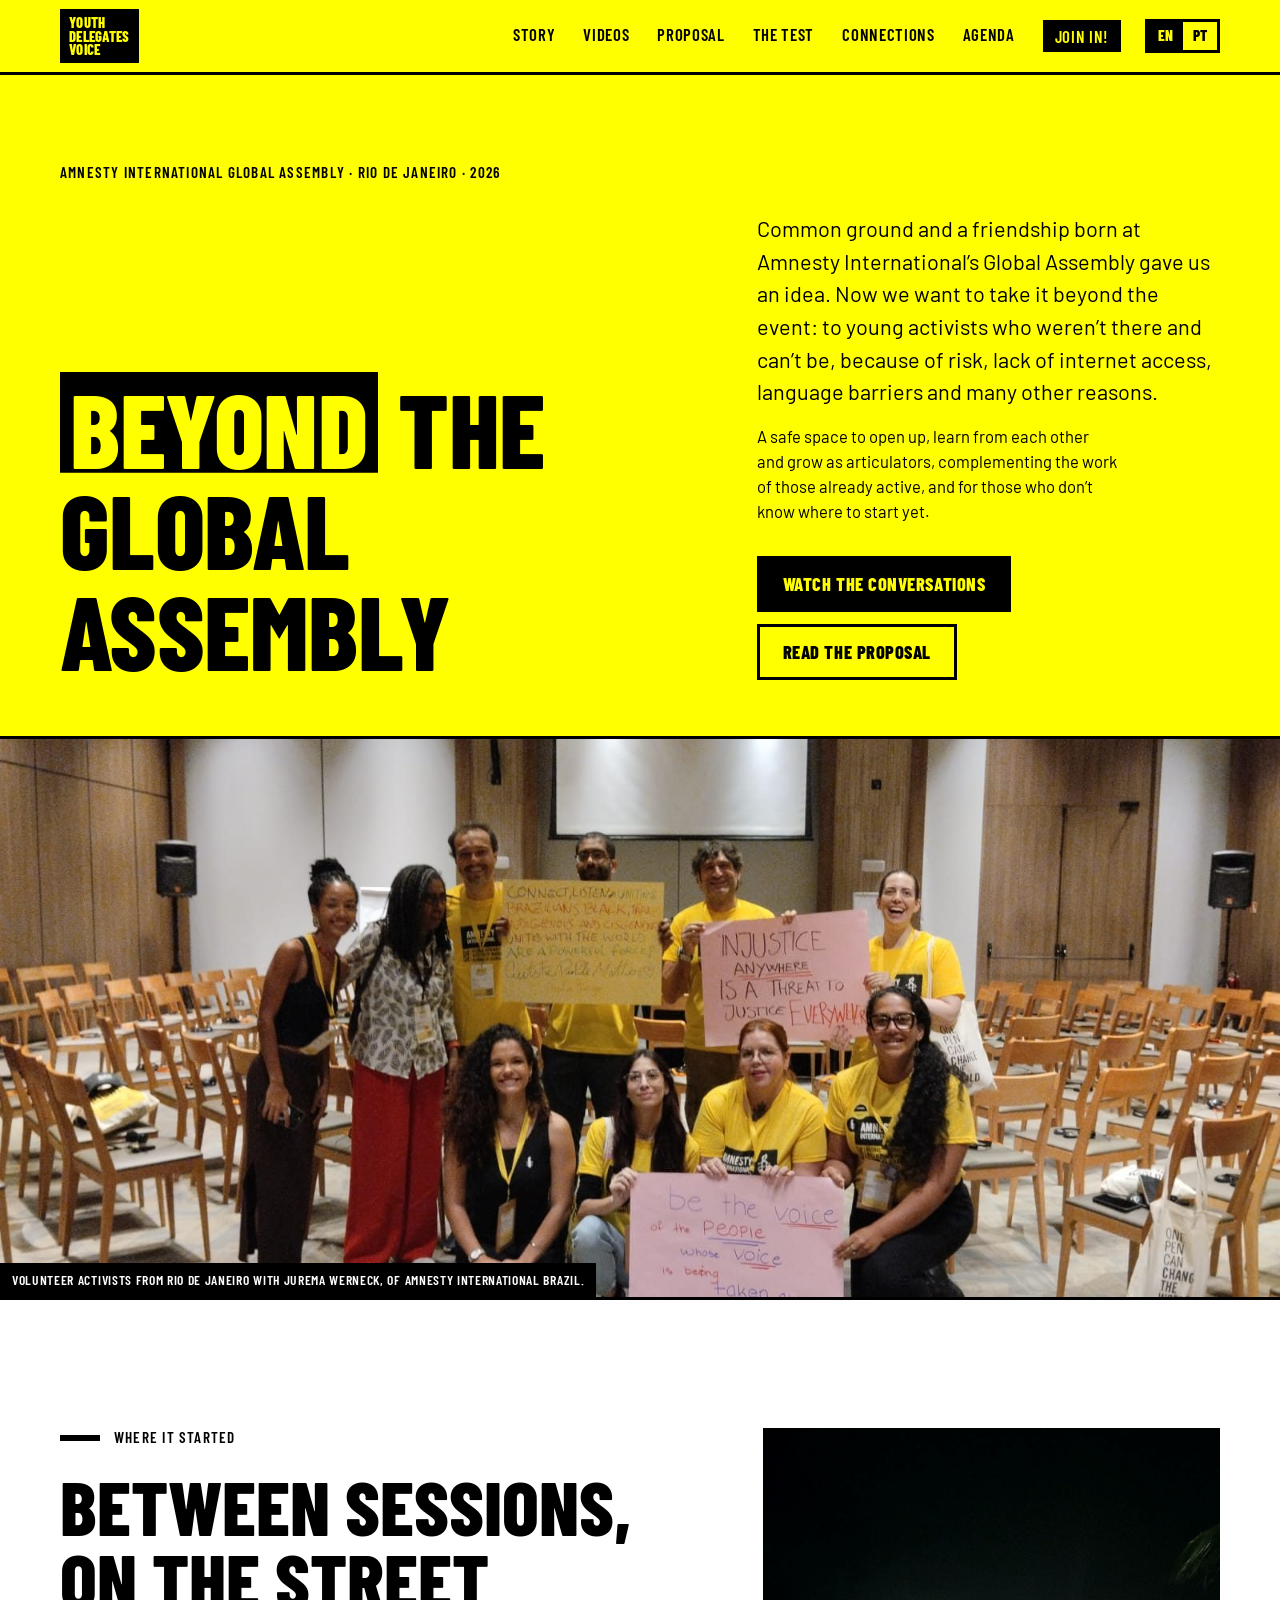
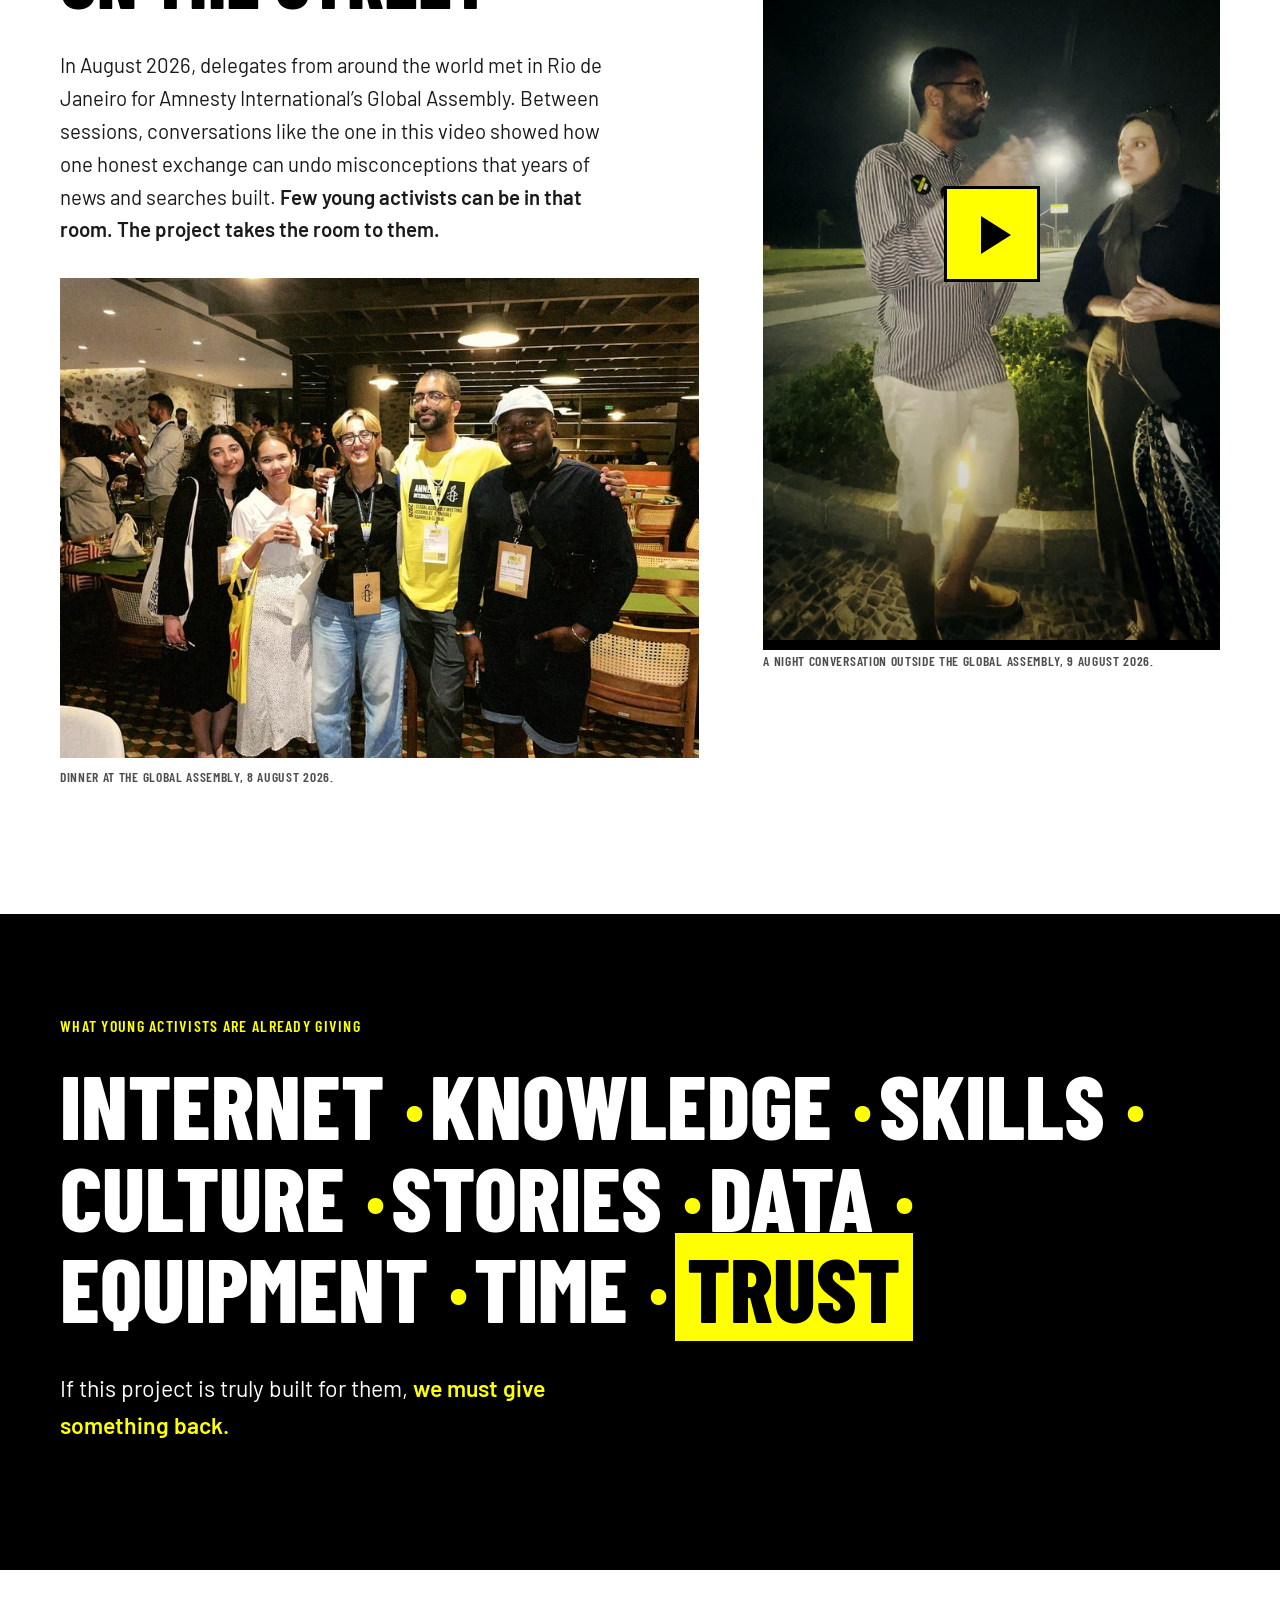
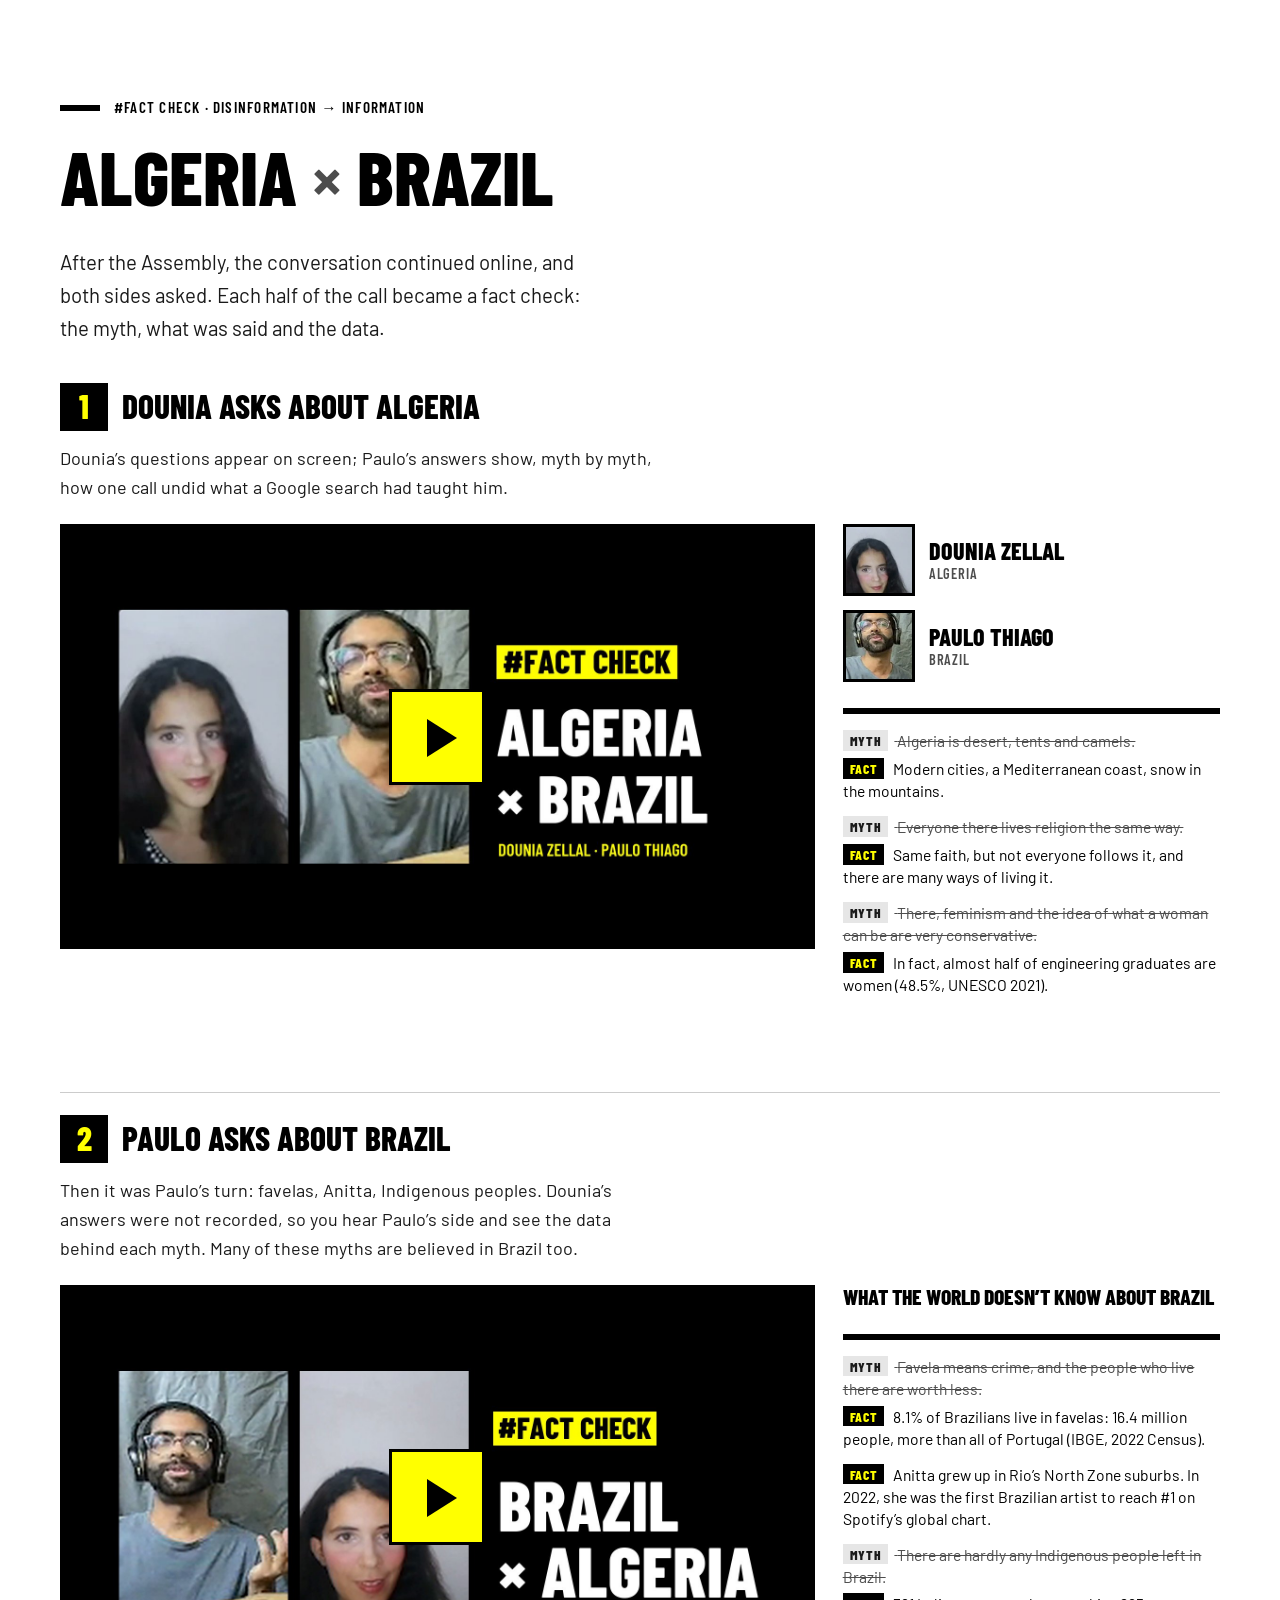
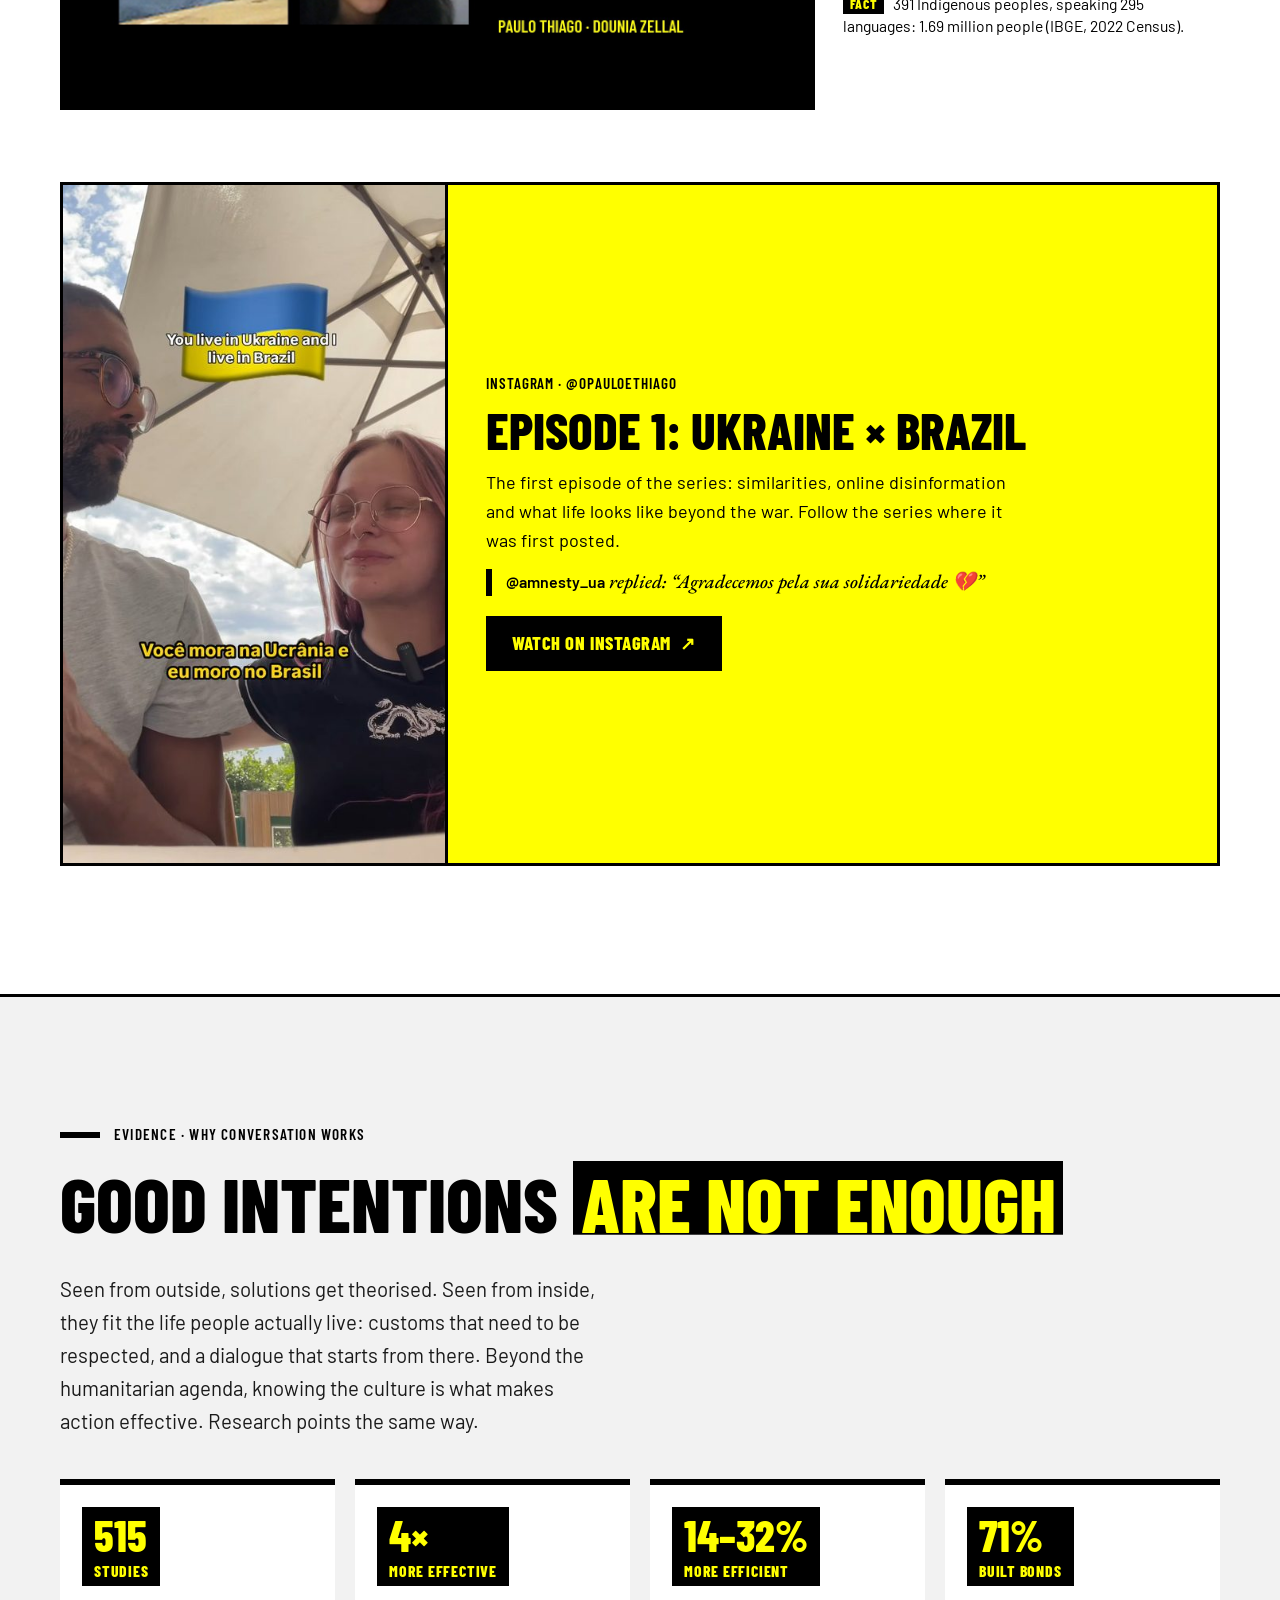
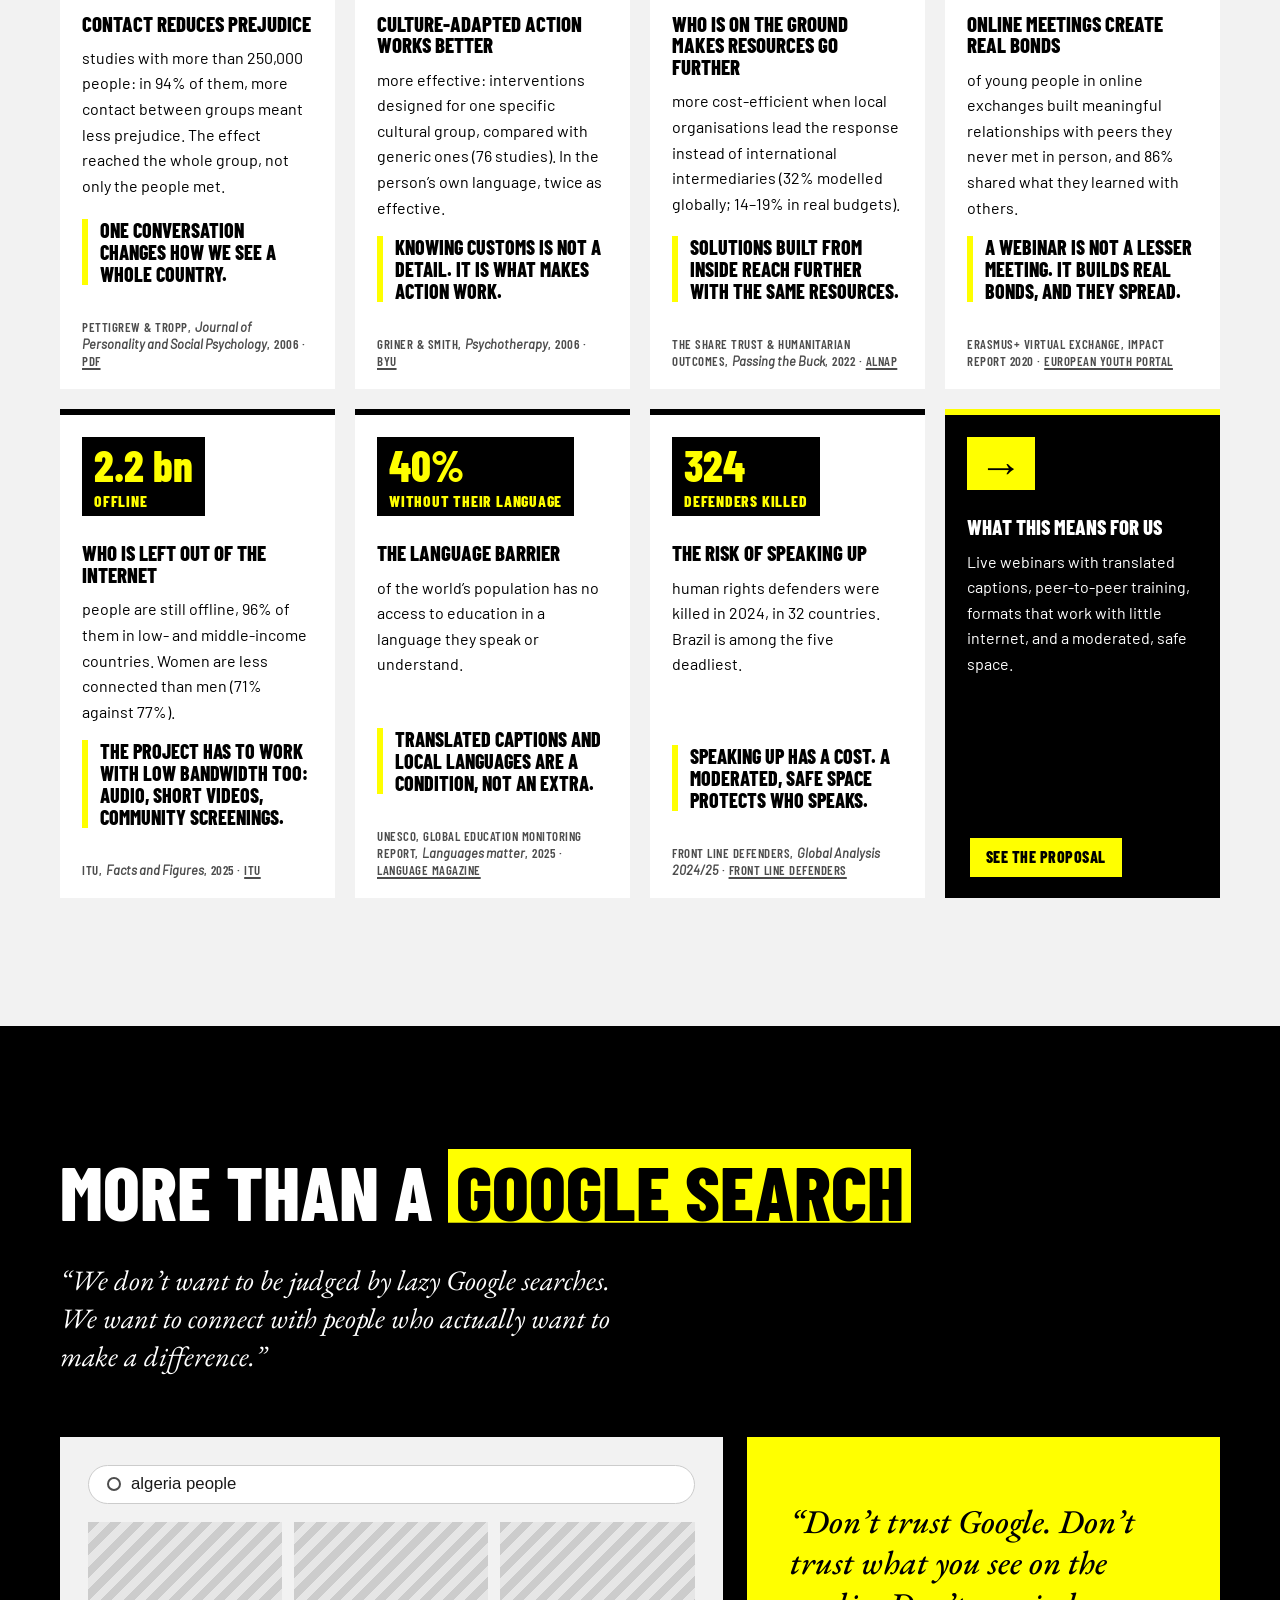
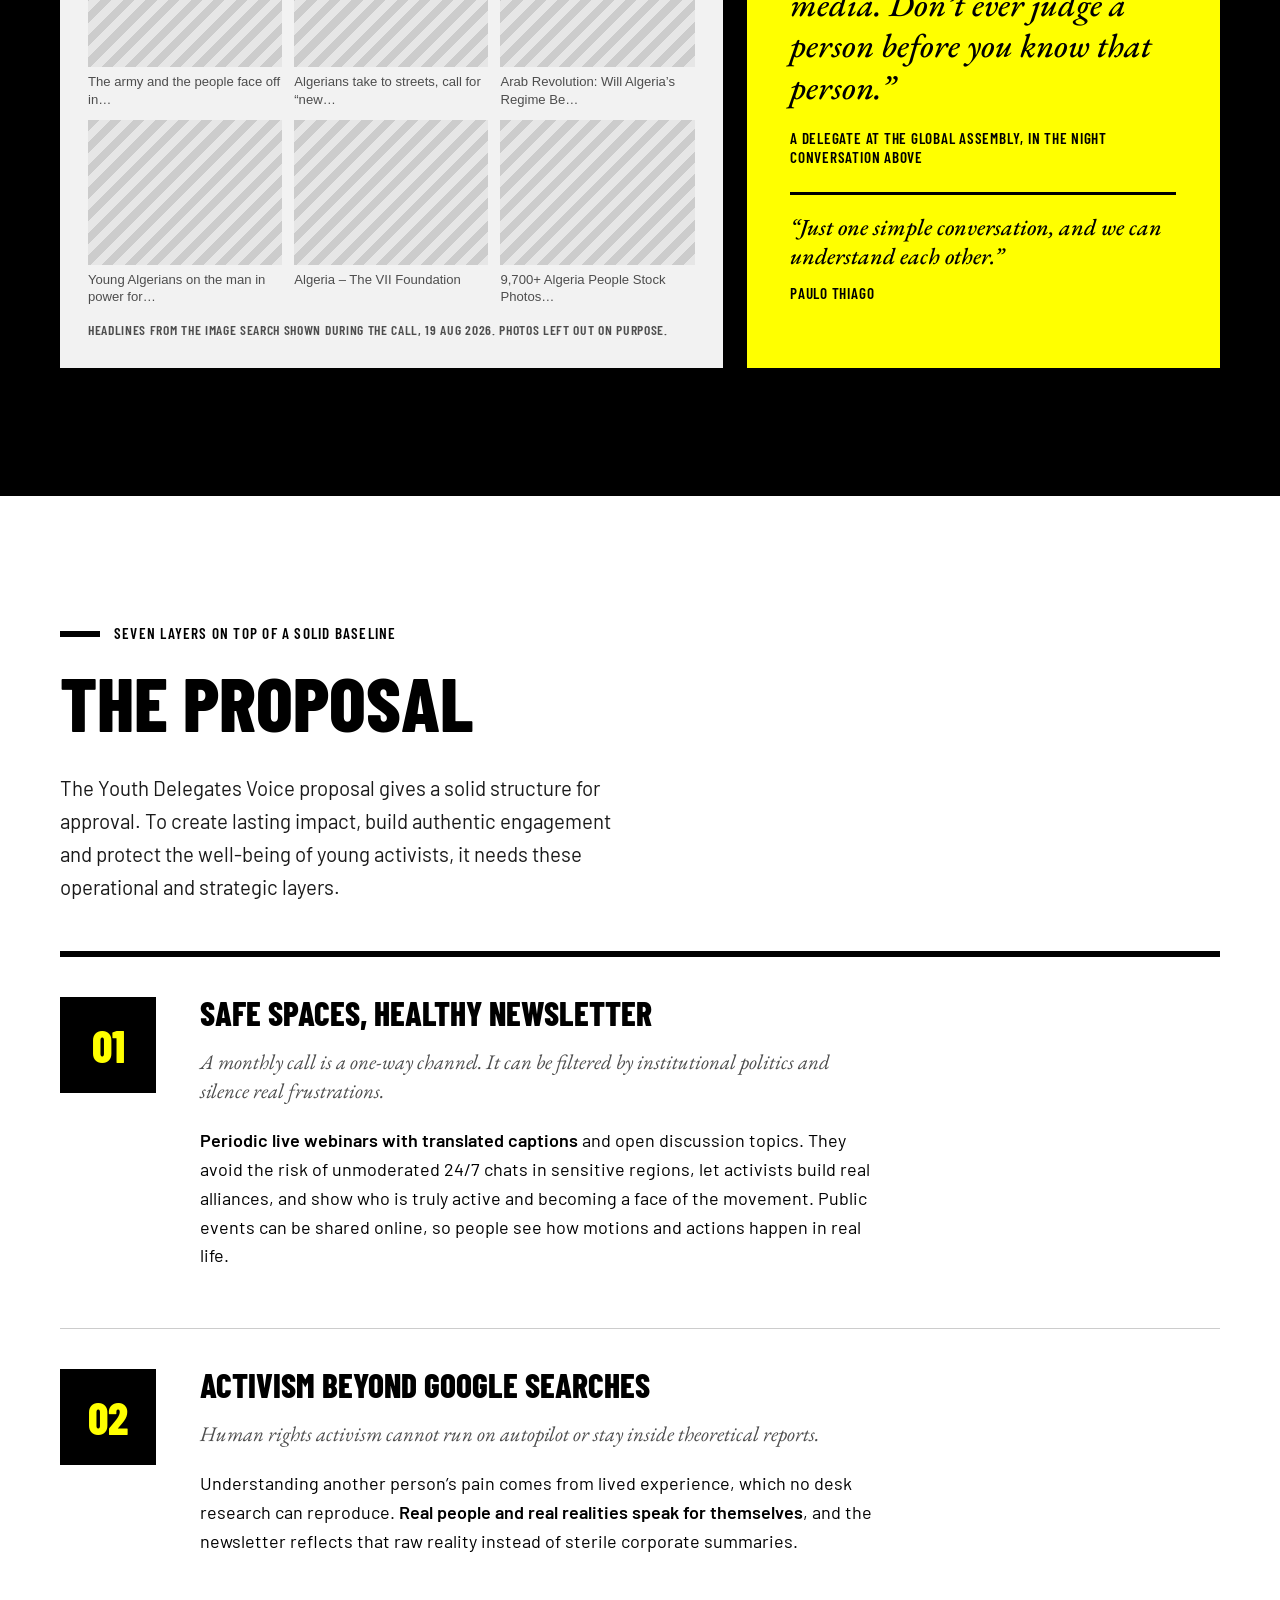
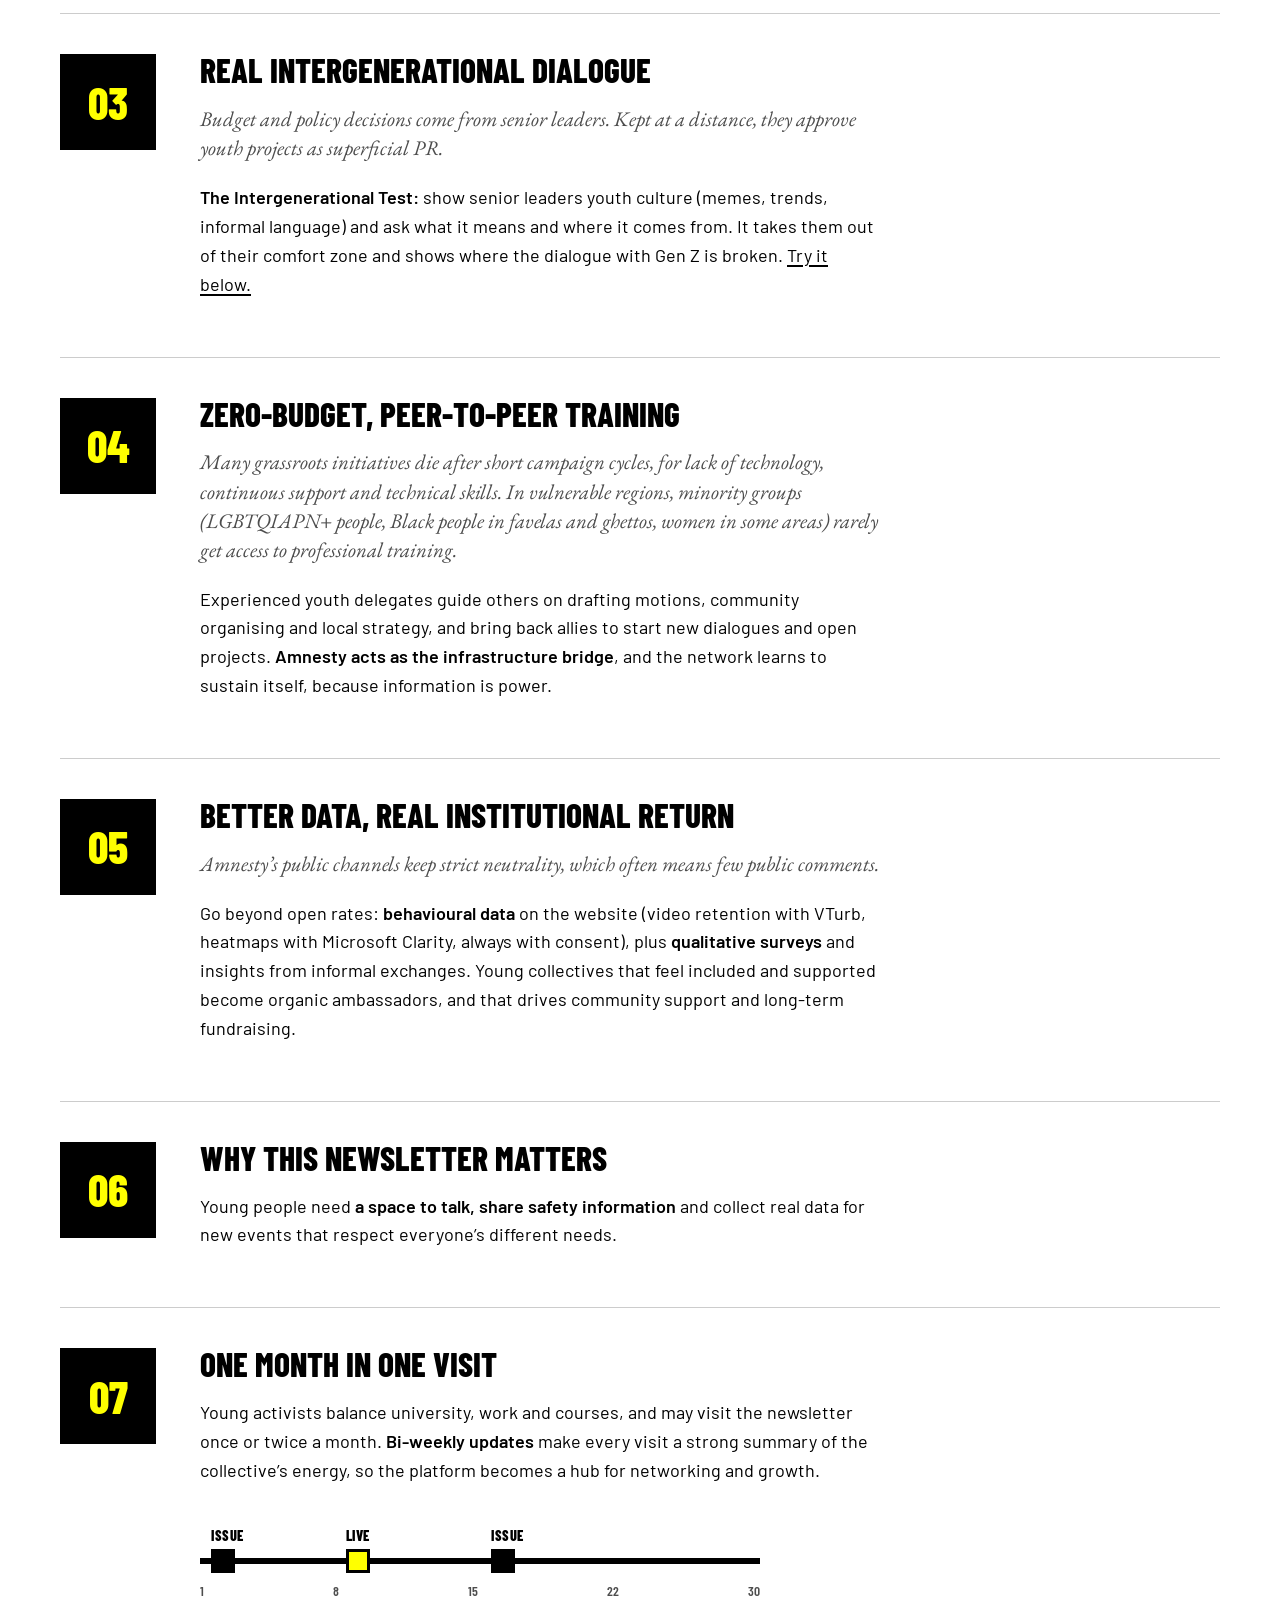
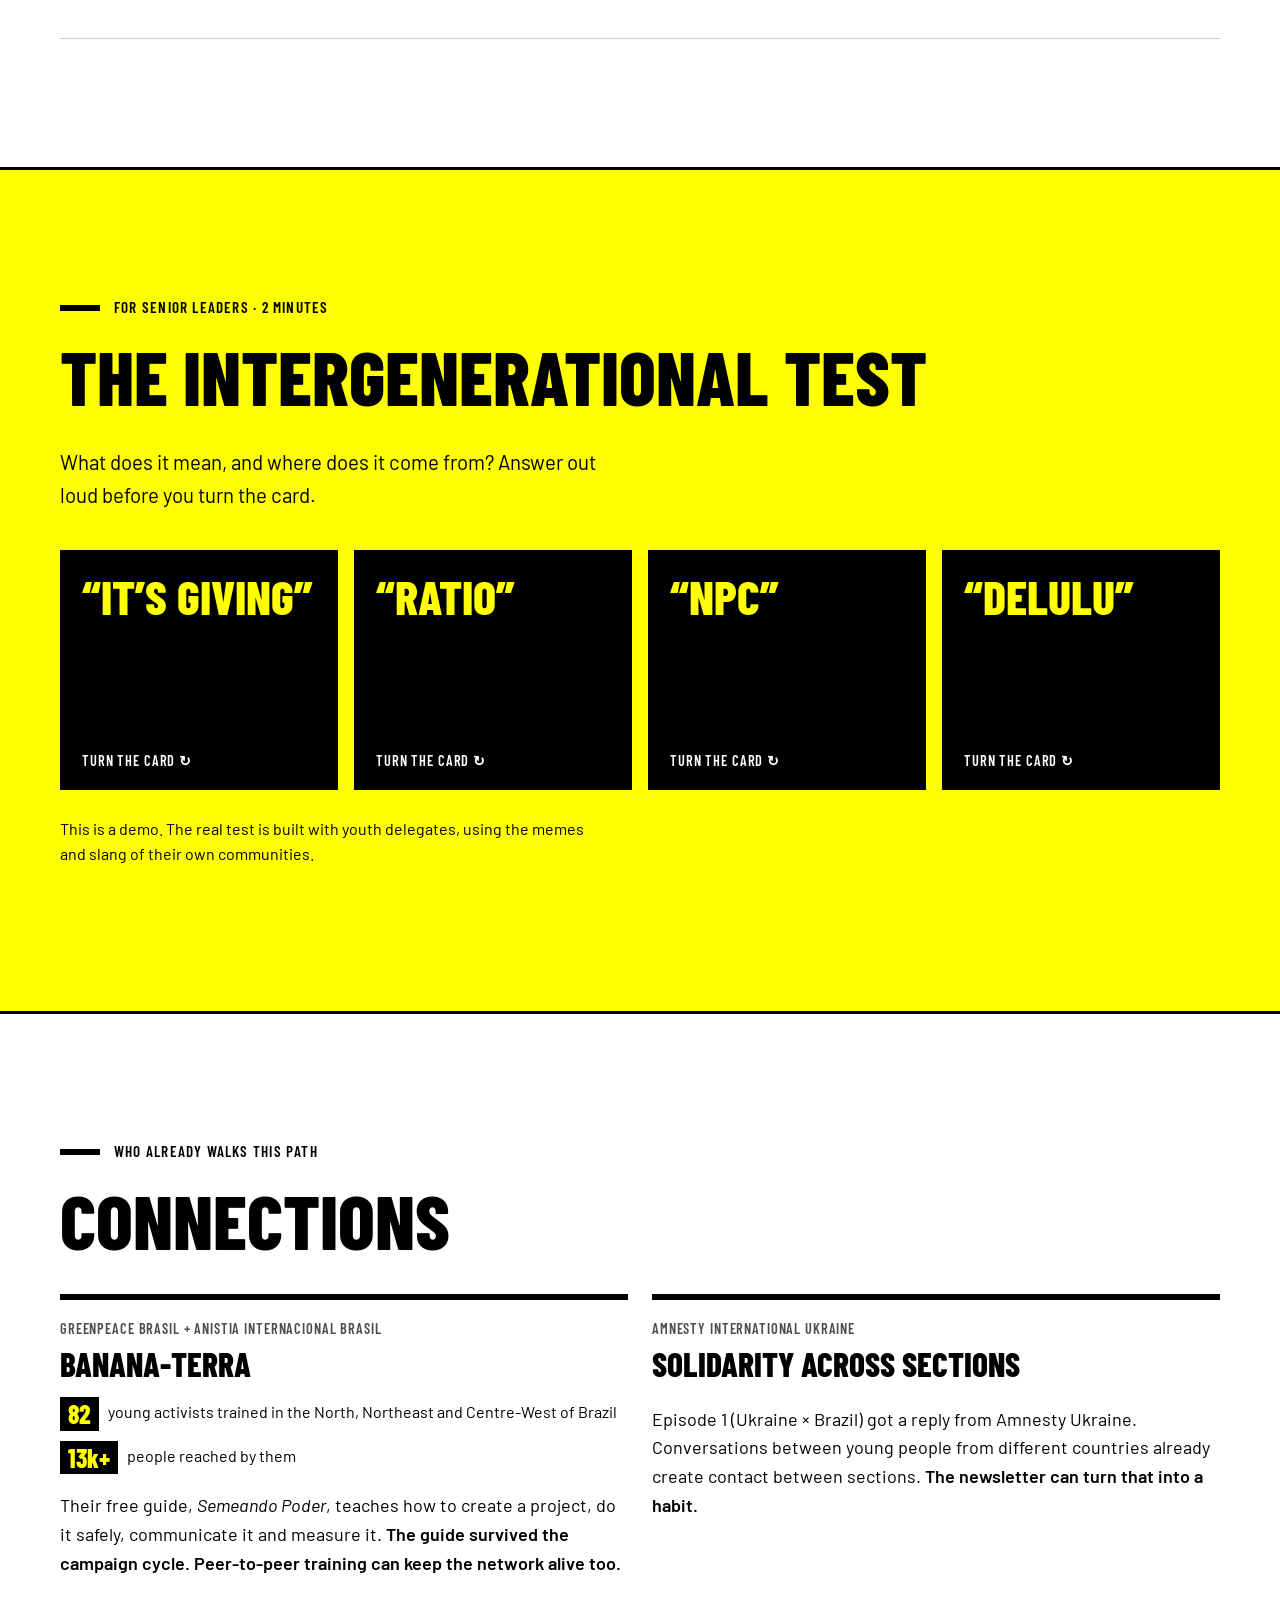
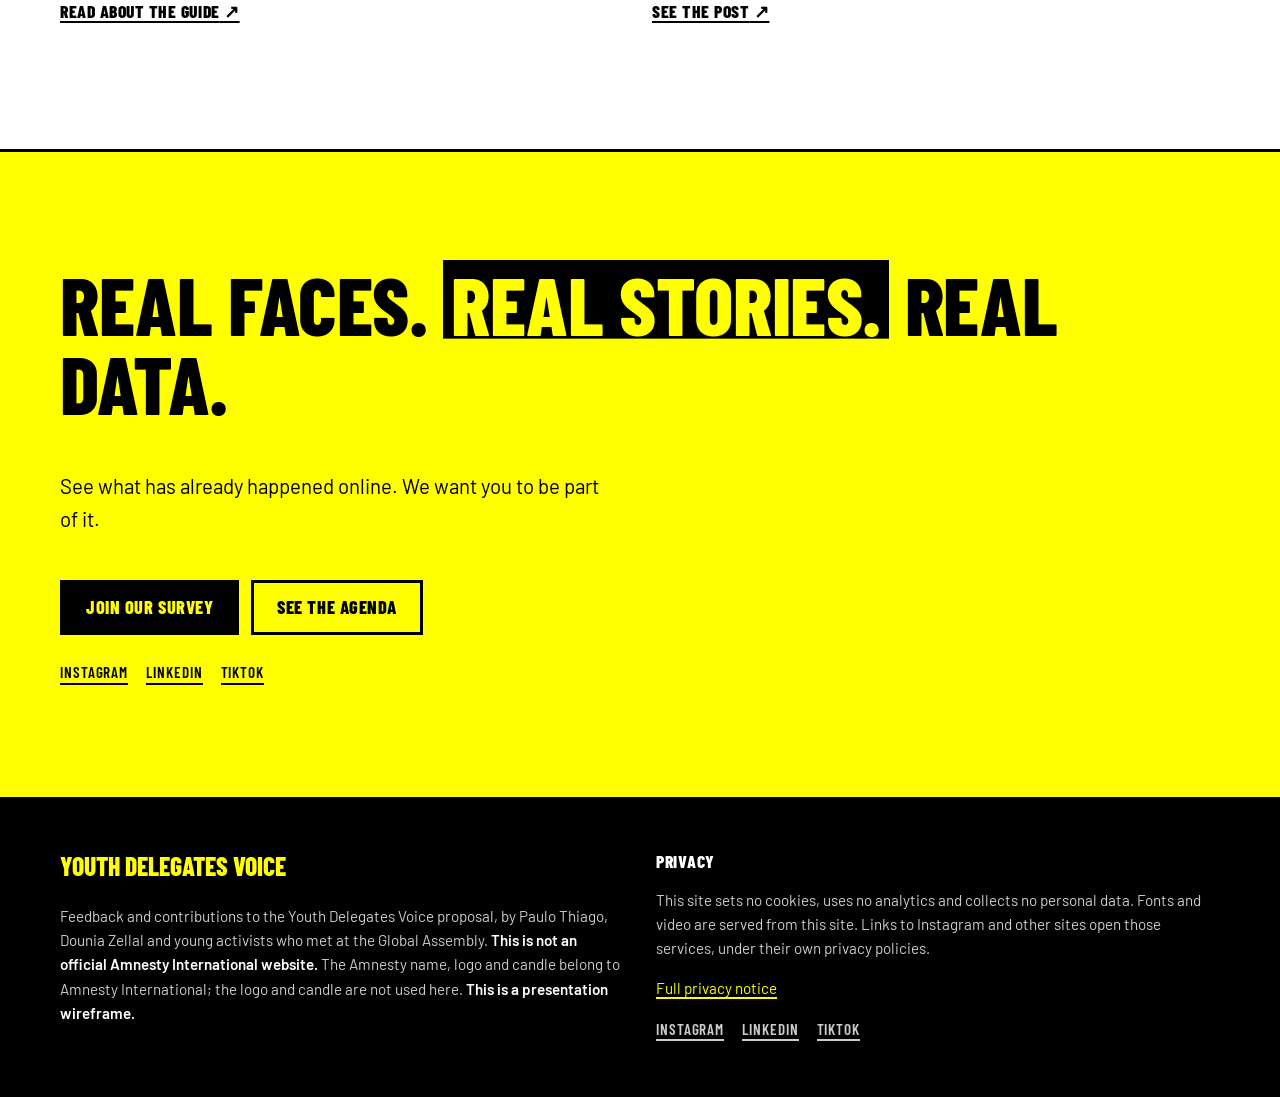
<file: index.html>
<!doctype html>
<html lang="en" data-lang="en">
<head>
<meta charset="utf-8">
<meta name="viewport" content="width=device-width, initial-scale=1">
<title>Youth Delegates Voice · Beyond the Global Assembly</title>
<meta name="description" content="Born at Amnesty International’s Global Assembly in Rio de Janeiro, this project takes intercultural conversations to young activists who could not be there, because of risk, lack of internet access or language barriers.">
<link rel="canonical" href="https://youthvoicewireframe.vercel.app/">
<link rel="alternate" hreflang="en" href="https://youthvoicewireframe.vercel.app/">
<link rel="alternate" hreflang="pt-BR" href="https://youthvoicewireframe.vercel.app/?lang=pt">
<meta property="og:type" content="website">
<meta property="og:title" content="Youth Delegates Voice · Beyond the Global Assembly">
<meta property="og:description" content="Young activists give their time, stories and trust. Here is how a youth newsletter and live space can give something back.">
<meta property="og:image" content="https://youthvoicewireframe.vercel.app/assets/img/og.jpg">
<meta property="og:image:width" content="1200">
<meta property="og:image:height" content="630">
<meta property="og:url" content="https://youthvoicewireframe.vercel.app/">
<meta name="twitter:card" content="summary_large_image">
<meta name="theme-color" content="#FFFF00">
<link rel="icon" href="assets/img/favicon.svg" type="image/svg+xml">
<link rel="stylesheet" href="assets/css/fonts.css">
<link rel="stylesheet" href="assets/css/style.css">
</head>
<body>
<a class="skip" href="#main"><span lang="en">Skip to content</span><span lang="pt">Pular para o conteúdo</span></a>

<header class="topbar">
  <div class="wrap topbar__in">
    <a class="mark" href="index.html" aria-label="Youth Delegates Voice">
      <span class="mark__box">YOUTH<br>DELEGATES<br>VOICE</span>
    </a>
    <nav class="nav" aria-label="Sections">
      <a href="#story"><span lang="en">Story</span><span lang="pt">História</span></a>
      <a href="#video"><span lang="en">Videos</span><span lang="pt">Vídeos</span></a>
      <a href="#proposal"><span lang="en">Proposal</span><span lang="pt">Proposta</span></a>
      <a href="#test"><span lang="en">The test</span><span lang="pt">O teste</span></a>
      <a href="#connections"><span lang="en">Connections</span><span lang="pt">Articulações</span></a>
      <a class="nav__keep" href="agenda.html"><span lang="en">Agenda</span><span lang="pt">Agenda</span></a>
      <a class="nav__keep nav__cta" href="participe.html"><span lang="en">Join in!</span><span lang="pt">Participe!</span></a>
    </nav>
    <div class="lang" role="group" aria-label="Language / Idioma">
      <button type="button" data-set-lang="en" aria-pressed="true">EN</button>
      <button type="button" data-set-lang="pt" aria-pressed="false">PT</button>
    </div>
  </div>
</header>

<main id="main">

<!-- 1. HERO -->
<section class="hero" id="top">
  <div class="hero__grid">
    <div class="hero__text">
      <p class="kicker">
        <span lang="en">Amnesty International Global Assembly · Rio de Janeiro · 2026</span>
        <span lang="pt">Assembleia Global da Anistia Internacional · Rio de Janeiro · 2026</span>
      </p>
      <h1 class="display">
        <span lang="en"><mark class="hl hl--black">Beyond</mark> the Global Assembly</span>
        <span lang="pt"><mark class="hl hl--black">Para além</mark> da Assembleia Global</span>
      </h1>
      <div class="hero__side">
      <p class="lede">
        <span lang="en">Common ground and a friendship born at Amnesty International’s Global Assembly gave us an idea. Now we want to take it beyond the event: to young activists who weren’t there and can’t be, because of risk, lack of internet access, language barriers and many other reasons.</span>
        <span lang="pt">Pontos em comum e uma amizade que surgiu na Assembleia Global da Anistia Internacional deram origem a uma ideia. Agora queremos levá-la para além do evento: até jovens ativistas que não estiveram lá e não podem estar, por risco, falta de acesso à internet, barreira linguística e muitos outros motivos.</span>
      </p>
      <p class="lede lede--small">
        <span lang="en">A safe space to open up, learn from each other and grow as articulators, complementing the work of those already active, and for those who don’t know where to start yet.</span>
        <span lang="pt">Um ambiente seguro para se abrir, aprender uns com os outros e crescer como articuladores, complementando o trabalho de quem já atua e para aqueles que ainda não sabem por onde começar.</span>
      </p>
      <div class="ctas">
        <a class="btn btn--black" href="#video"><span lang="en">Watch the conversations</span><span lang="pt">Assistir às conversas</span></a>
        <a class="btn btn--line" href="#proposal"><span lang="en">Read the proposal</span><span lang="pt">Ler a proposta</span></a>
      </div>
      </div>
    </div>
    <figure class="hero__photo">
      <img src="assets/img/ga-grupo.jpg" srcset="assets/img/ga-grupo-900.jpg 900w, assets/img/ga-grupo.jpg 1600w" sizes="100vw" width="1600" height="698" alt="Volunteer activists from Rio de Janeiro with Jurema Werneck, of Amnesty International Brazil, holding handmade signs: “Injustice anywhere is a threat to justice everywhere” and “Be the voice of the people whose voice is being taken away”" fetchpriority="high">
      <figcaption><span lang="en">Volunteer activists from Rio de Janeiro with Jurema Werneck, of Amnesty International Brazil.</span><span lang="pt">Voluntários ativistas do Rio de Janeiro, junto a Jurema Werneck, da Anistia Internacional Brasil.</span></figcaption>
    </figure>
  </div>
</section>

<!-- 1b. HISTÓRIA -->
<section class="story" id="story" aria-labelledby="story-title">
  <div class="wrap story__grid">
    <div class="story__text">
      <p class="kicker kicker--line">
        <span lang="en">Where it started</span>
        <span lang="pt">Onde começou</span>
      </p>
      <h2 id="story-title" class="h2">
        <span lang="en">Between sessions, on the street</span>
        <span lang="pt">Entre as sessões, na rua</span>
      </h2>
      <p class="intro">
        <span lang="en">In August 2026, delegates from around the world met in Rio de Janeiro for Amnesty International’s Global Assembly. Between sessions, conversations like the one in this video showed how one honest exchange can undo misconceptions that years of news and searches built. <b>Few young activists can be in that room. The project takes the room to them.</b></span>
        <span lang="pt">Em agosto de 2026, delegados do mundo inteiro se encontraram no Rio de Janeiro para a Assembleia Global da Anistia Internacional. Entre as sessões, conversas como a deste vídeo mostraram como uma troca honesta desfaz equívocos que anos de notícias e buscas construíram. <b>Poucos jovens ativistas conseguem estar nessa sala. O projeto leva a sala até eles.</b></span>
      </p>
      <figure class="story__photo">
        <img src="assets/img/ga-jantar.jpg" srcset="assets/img/ga-jantar-800.jpg 800w, assets/img/ga-jantar.jpg 1400w" sizes="(min-width: 960px) 40vw, 100vw" width="1400" height="1050" alt="Paulo Thiago in a yellow Global Assembly 2026 shirt, smiling with four young delegates at a dinner" loading="lazy">
        <figcaption><span lang="en">Dinner at the Global Assembly, 8 August 2026.</span><span lang="pt">Jantar da Assembleia Global, 8 de agosto de 2026.</span></figcaption>
      </figure>
    </div>
    <!-- Para publicar o vídeo: preencha data-src com o arquivo em assets/video/. -->
    <figure class="player player--vertical" data-src="assets/video/youth-delegates-voice-ga.mp4">
      <button type="button" class="player__poster">
        <img src="assets/img/poster-ga.jpg" width="720" height="1280" alt="" loading="lazy">
        <span class="player__play" aria-hidden="true"></span>
        <span class="player__dur" data-dur hidden></span>
        <span class="sr"><span lang="en">Play the video: a night conversation at the Global Assembly</span><span lang="pt">Assistir ao vídeo: uma conversa noturna na Assembleia Global</span></span>
      </button>
      <div class="player__notice" hidden role="status">
        <p>
          <span lang="en"><b>Edit in progress.</b> The short cut of this conversation will be published here soon.</span>
          <span lang="pt"><b>Edição em andamento.</b> O corte curto desta conversa vai ser publicado aqui em breve.</span>
        </p>
      </div>
      <figcaption class="player__cap">
        <span lang="en">A night conversation outside the Global Assembly, 9 August 2026.</span>
        <span lang="pt">Uma conversa noturna em frente à Assembleia Global, 9 de agosto de 2026.</span>
      </figcaption>
    </figure>
  </div>
</section>

<!-- 2. O QUE ELES DOAM -->
<section class="give" aria-labelledby="give-title">
  <div class="wrap">
    <h2 id="give-title" class="give__title">
      <span lang="en">What young activists are already giving</span>
      <span lang="pt">O que jovens ativistas já estão doando</span>
    </h2>
    <ul class="give__list" role="list">
      <li><span lang="en">Internet</span><span lang="pt">Internet</span></li>
      <li><span lang="en">Knowledge</span><span lang="pt">Conhecimento</span></li>
      <li><span lang="en">Skills</span><span lang="pt">Habilidades</span></li>
      <li><span lang="en">Culture</span><span lang="pt">Cultura</span></li>
      <li><span lang="en">Stories</span><span lang="pt">Histórias</span></li>
      <li><span lang="en">Data</span><span lang="pt">Dados</span></li>
      <li><span lang="en">Equipment</span><span lang="pt">Equipamentos</span></li>
      <li><span lang="en">Time</span><span lang="pt">Tempo</span></li>
      <li><mark class="hl"><span lang="en">Trust</span><span lang="pt">Confiança</span></mark></li>
    </ul>
    <p class="give__note">
      <span lang="en">If this project is truly built for them, <b>we must give something back.</b></span>
      <span lang="pt">Se este projeto é mesmo feito para eles, <b>precisamos devolver algo em troca.</b></span>
    </p>
  </div>
</section>

<!-- 3. VÍDEO -->
<section class="video" id="video" aria-labelledby="video-title">
  <div class="wrap">
    <p class="kicker kicker--line">
      <span lang="en">#Fact check · Disinformation → information</span>
      <span lang="pt">#Fact check · Desinformação → informação</span>
    </p>
    <h2 id="video-title" class="h2">
      <span lang="en">Algeria <span class="x">×</span> Brazil</span>
      <span lang="pt">Argélia <span class="x">×</span> Brasil</span>
    </h2>
    <p class="intro">
      <span lang="en">After the Assembly, the conversation continued online, and both sides asked. Each half of the call became a fact check: the myth, what was said and the data.</span>
      <span lang="pt">Depois da Assembleia, a conversa continuou online, e os dois lados perguntaram. Cada metade da chamada virou um fact check: o mito, o que foi dito e o dado.</span>
    </p>

    <h3 class="part part--first"><span class="part__n" aria-hidden="true">1</span> <span lang="en">Dounia asks about Algeria</span><span lang="pt">A Dounia pergunta sobre a Argélia</span></h3>
    <p class="part__text">
      <span lang="en">Dounia’s questions appear on screen; Paulo’s answers show, myth by myth, how one call undid what a Google search had taught him.</span>
      <span lang="pt">As perguntas da Dounia aparecem na tela; as respostas do Paulo mostram, mito por mito, como uma chamada desfez o que a busca no Google tinha ensinado.</span>
    </p>

    <div class="player-grid">
      <!-- 16:9 no computador; 9:16 em telas estreitas (ver main.js). -->
      <figure class="player" data-src="assets/video/youth-delegates-voice-factcheck-16x9.mp4" data-src-vertical="assets/video/youth-delegates-voice-factcheck-9x16.mp4">
        <button type="button" class="player__poster">
          <img src="assets/img/poster-ep.jpg" width="1600" height="900" alt="" loading="lazy">
          <span class="player__play" aria-hidden="true"></span>
          <span class="player__dur" data-dur hidden></span>
          <span class="sr"><span lang="en">Play the video: Algeria × Brazil</span><span lang="pt">Assistir ao vídeo: Argélia × Brasil</span></span>
        </button>
        <div class="player__notice" hidden role="status">
          <p>
            <span lang="en"><b>Edit in progress.</b> The two-minute cut of this conversation will be published here soon. Meanwhile, episode 1 is on Instagram.</span>
            <span lang="pt"><b>Edição em andamento.</b> O corte de dois minutos desta conversa vai ser publicado aqui em breve. Enquanto isso, o episódio 1 está no Instagram.</span>
          </p>
          <a class="btn btn--black btn--sm" href="https://www.instagram.com/p/DcBWM2mRzj-/" target="_blank" rel="noopener"><span lang="en">Watch episode 1</span><span lang="pt">Ver o episódio 1</span> ↗</a>
        </div>
      </figure>

      <aside class="people" aria-label="Speakers">
        <div class="person">
          <img src="assets/img/dounia.jpg" width="240" height="364" alt="" loading="lazy">
          <div>
            <p class="person__name">Dounia Zellal</p>
            <p class="person__role"><span lang="en">Algeria</span><span lang="pt">Argélia</span></p>
          </div>
        </div>
        <div class="person">
          <img src="assets/img/paulo.jpg" width="240" height="364" alt="" loading="lazy">
          <div>
            <p class="person__name">Paulo Thiago</p>
            <p class="person__role"><span lang="en">Brazil</span><span lang="pt">Brasil</span></p>
          </div>
        </div>
        <ol class="mf" id="chapters" role="list">
          <li>
            <p class="mf__myth"><b><span lang="en">Myth</span><span lang="pt">Mito</span></b> <span lang="en">Algeria is desert, tents and camels.</span><span lang="pt">A Argélia é deserto, tenda e camelo.</span></p>
            <p class="mf__fact"><b><span lang="en">Fact</span><span lang="pt">Fato</span></b> <span lang="en">Modern cities, a Mediterranean coast, snow in the mountains.</span><span lang="pt">Cidades modernas, litoral no Mediterrâneo, neve nas montanhas.</span></p>
          </li>
          <li>
            <p class="mf__myth"><b><span lang="en">Myth</span><span lang="pt">Mito</span></b> <span lang="en">Everyone there lives religion the same way.</span><span lang="pt">Lá, todo mundo vive a religião do mesmo jeito.</span></p>
            <p class="mf__fact"><b><span lang="en">Fact</span><span lang="pt">Fato</span></b> <span lang="en">Same faith, but not everyone follows it, and there are many ways of living it.</span><span lang="pt">Mesma fé, mas nem todos fazem parte, e há muitos jeitos de viver.</span></p>
          </li>
          <li>
            <p class="mf__myth"><b><span lang="en">Myth</span><span lang="pt">Mito</span></b> <span lang="en">There, feminism and the idea of what a woman can be are very conservative.</span><span lang="pt">Lá, o feminismo e a ideia do que uma mulher pode ser são bem conservadores.</span></p>
            <p class="mf__fact"><b><span lang="en">Fact</span><span lang="pt">Fato</span></b> <span lang="en">In fact, almost half of engineering graduates are women (48.5%, UNESCO 2021).</span><span lang="pt">Na verdade, quase metade dos formados em engenharia são mulheres (48,5%, UNESCO 2021).</span></p>
          </li>
        </ol>
      </aside>
    </div>

    <!-- Parte 2: a segunda metade do Meet, com as perguntas do Paulo sobre o Brasil -->
    <h3 class="part"><span class="part__n" aria-hidden="true">2</span> <span lang="en">Paulo asks about Brazil</span><span lang="pt">O Paulo pergunta sobre o Brasil</span></h3>
    <p class="part__text">
      <span lang="en">Then it was Paulo’s turn: favelas, Anitta, Indigenous peoples. Dounia’s answers were not recorded, so you hear Paulo’s side and see the data behind each myth. Many of these myths are believed in Brazil too.</span>
      <span lang="pt">Depois foi a vez do Paulo: favela, Anitta, povos indígenas. As respostas da Dounia não foram gravadas; você ouve o lado do Paulo e vê o dado por trás de cada mito. Muitos desses mitos circulam no próprio Brasil.</span>
    </p>

    <div class="player-grid">
      <!-- 16:9 no computador; 9:16 em telas estreitas (ver main.js). -->
      <figure class="player" data-src="assets/video/youth-delegates-voice-factcheck-brasil-16x9.mp4" data-src-vertical="assets/video/youth-delegates-voice-factcheck-brasil-9x16.mp4">
        <button type="button" class="player__poster">
          <img src="assets/img/poster-ep-brasil.jpg" width="1600" height="900" alt="" loading="lazy">
          <span class="player__play" aria-hidden="true"></span>
          <span class="player__dur" data-dur hidden></span>
          <span class="sr"><span lang="en">Play the video: Brazil × Algeria</span><span lang="pt">Assistir ao vídeo: Brasil × Argélia</span></span>
        </button>
        <div class="player__notice" hidden role="status">
          <p>
            <span lang="en"><b>Edit in progress.</b> This cut will be published here soon. Meanwhile, episode 1 is on Instagram.</span>
            <span lang="pt"><b>Edição em andamento.</b> Este corte vai ser publicado aqui em breve. Enquanto isso, o episódio 1 está no Instagram.</span>
          </p>
          <a class="btn btn--black btn--sm" href="https://www.instagram.com/p/DcBWM2mRzj-/" target="_blank" rel="noopener"><span lang="en">Watch episode 1</span><span lang="pt">Ver o episódio 1</span> ↗</a>
        </div>
      </figure>

      <aside class="people" aria-labelledby="mf-brasil-title">
        <p class="mf__head" id="mf-brasil-title"><span lang="en">What the world doesn’t know about Brazil</span><span lang="pt">O que o mundo não sabe sobre o Brasil</span></p>
        <ol class="mf" role="list">
          <li>
            <p class="mf__myth"><b><span lang="en">Myth</span><span lang="pt">Mito</span></b> <span lang="en">Favela means crime, and the people who live there are worth less.</span><span lang="pt">Favela é sinônimo de crime, e quem mora lá vale menos.</span></p>
            <p class="mf__fact"><b><span lang="en">Fact</span><span lang="pt">Fato</span></b> <span lang="en">8.1% of Brazilians live in favelas: 16.4 million people, more than all of Portugal (IBGE, 2022 Census).</span><span lang="pt">8,1% dos brasileiros moram em favelas: 16,4 milhões de pessoas, mais que Portugal inteiro (IBGE, Censo 2022).</span></p>
          </li>
          <li>
            <p class="mf__fact"><b><span lang="en">Fact</span><span lang="pt">Fato</span></b> <span lang="en">Anitta grew up in Rio’s North Zone suburbs. In 2022, she was the first Brazilian artist to reach #1 on Spotify’s global chart.</span><span lang="pt">Anitta cresceu no subúrbio da Zona Norte do Rio. Em 2022, foi a primeira artista brasileira no topo do ranking global do Spotify.</span></p>
          </li>
          <li>
            <p class="mf__myth"><b><span lang="en">Myth</span><span lang="pt">Mito</span></b> <span lang="en">There are hardly any Indigenous people left in Brazil.</span><span lang="pt">Quase não existem mais indígenas no Brasil.</span></p>
            <p class="mf__fact"><b><span lang="en">Fact</span><span lang="pt">Fato</span></b> <span lang="en">391 Indigenous peoples, speaking 295 languages: 1.69 million people (IBGE, 2022 Census).</span><span lang="pt">391 povos indígenas, que falam 295 línguas: 1,69 milhão de pessoas (IBGE, Censo 2022).</span></p>
          </li>
        </ol>
      </aside>
    </div>

    <!-- Destaque do Instagram -->
    <a class="insta" href="https://www.instagram.com/p/DcBWM2mRzj-/" target="_blank" rel="noopener">
      <img class="insta__img" src="assets/img/ep1-instagram.jpg" width="480" height="853" alt="Paulo Thiago and the episode 1 guest talking outdoors, with subtitles in English and Portuguese" loading="lazy">
      <span class="insta__body">
        <span class="insta__tag">Instagram · @opauloethiago</span>
        <span class="insta__title">
          <span lang="en">Episode 1: Ukraine × Brazil</span>
          <span lang="pt">Episódio 1: Ucrânia × Brasil</span>
        </span>
        <span class="insta__text">
          <span lang="en">The first episode of the series: similarities, online disinformation and what life looks like beyond the war. Follow the series where it was first posted.</span>
          <span lang="pt">O primeiro episódio da série: semelhanças, desinformação na internet e como é a vida para além da guerra. Acompanhe a série onde ela foi publicada.</span>
        </span>
        <span class="insta__quote">
          <b>@amnesty_ua</b> <span lang="en">replied:</span><span lang="pt">respondeu:</span> “Agradecemos pela sua solidariedade 💔”
        </span>
        <span class="btn btn--yellow"><span lang="en">Watch on Instagram</span><span lang="pt">Ver no Instagram</span> ↗</span>
      </span>
    </a>
  </div>
</section>

<!-- 3b. EVIDÊNCIAS -->
<section class="evidence" id="evidence" aria-labelledby="evidence-title">
  <div class="wrap">
    <p class="kicker kicker--line">
      <span lang="en">Evidence · Why conversation works</span>
      <span lang="pt">Evidências · Por que a conversa funciona</span>
    </p>
    <h2 id="evidence-title" class="h2">
      <span lang="en">Good intentions <mark class="hl hl--black">are not enough</mark></span>
      <span lang="pt">Boa intenção <mark class="hl hl--black">não basta</mark></span>
    </h2>
    <p class="intro">
      <span lang="en">Seen from outside, solutions get theorised. Seen from inside, they fit the life people actually live: customs that need to be respected, and a dialogue that starts from there. Beyond the humanitarian agenda, knowing the culture is what makes action effective. Research points the same way.</span>
      <span lang="pt">Vistas de fora, as soluções viram teoria. Vistas de dentro, cabem na vida que as pessoas realmente vivem: costumes que precisam ser respeitados e um diálogo que parte daí. Para além da pauta humanitária, conhecer a cultura é o que torna a ação efetiva. As pesquisas apontam na mesma direção.</span>
    </p>
    <ol class="facts" role="list">
      <li class="fact">
        <p class="fact__n"><span lang="en">515 <small>studies</small></span><span lang="pt">515 <small>estudos</small></span></p>
        <h3 class="fact__t"><span lang="en">Contact reduces prejudice</span><span lang="pt">Contato reduz preconceito</span></h3>
        <p class="fact__what">
          <span lang="en">studies with more than 250,000 people: in 94% of them, more contact between groups meant less prejudice. The effect reached the whole group, not only the people met.</span>
          <span lang="pt">estudos com mais de 250 mil pessoas: em 94% deles, mais contato entre grupos significou menos preconceito. O efeito alcançou o grupo inteiro, não só quem se conheceu.</span>
        </p>
        <p class="fact__us">
          <span lang="en">One conversation changes how we see a whole country.</span>
          <span lang="pt">Uma conversa muda como enxergamos um país inteiro.</span>
        </p>
        <p class="fact__src">Pettigrew &amp; Tropp, <i>Journal of Personality and Social Psychology</i>, 2006 · <a href="https://courses.washington.edu/pbafhall/563/Readings/pettigrew.pdf" target="_blank" rel="noopener">PDF</a></p>
      </li>
      <li class="fact">
        <p class="fact__n"><span lang="en">4× <small>more effective</small></span><span lang="pt">4× <small>mais efetivas</small></span></p>
        <h3 class="fact__t"><span lang="en">Culture-adapted action works better</span><span lang="pt">Ação adaptada à cultura funciona melhor</span></h3>
        <p class="fact__what">
          <span lang="en">more effective: interventions designed for one specific cultural group, compared with generic ones (76 studies). In the person’s own language, twice as effective.</span>
          <span lang="pt">mais efetivas: intervenções pensadas para um grupo cultural específico, comparadas às genéricas (76 estudos). Na língua da própria pessoa, duas vezes mais efetivas.</span>
        </p>
        <p class="fact__us">
          <span lang="en">Knowing customs is not a detail. It is what makes action work.</span>
          <span lang="pt">Conhecer os costumes não é detalhe. É o que faz a ação funcionar.</span>
        </p>
        <p class="fact__src">Griner &amp; Smith, <i>Psychotherapy</i>, 2006 · <a href="https://scholarsarchive.byu.edu/facpub/279" target="_blank" rel="noopener">BYU</a></p>
      </li>
      <li class="fact">
        <p class="fact__n"><span lang="en">14–32% <small>more efficient</small></span><span lang="pt">14–32% <small>mais eficiência</small></span></p>
        <h3 class="fact__t"><span lang="en">Who is on the ground makes resources go further</span><span lang="pt">Quem está no território faz o recurso render mais</span></h3>
        <p class="fact__what">
          <span lang="en">more cost-efficient when local organisations lead the response instead of international intermediaries (32% modelled globally; 14–19% in real budgets).</span>
          <span lang="pt">mais eficiência de custo quando organizações locais lideram a resposta em vez de intermediários internacionais (32% no modelo global; 14–19% em orçamentos reais).</span>
        </p>
        <p class="fact__us">
          <span lang="en">Solutions built from inside reach further with the same resources.</span>
          <span lang="pt">Soluções construídas de dentro chegam mais longe com os mesmos recursos.</span>
        </p>
        <p class="fact__src">The Share Trust &amp; Humanitarian Outcomes, <i>Passing the Buck</i>, 2022 · <a href="https://alnap.org/help-library/resources/passing-the-buck-the-economics-of-localizing-international-assistance/" target="_blank" rel="noopener">ALNAP</a></p>
      </li>
      <li class="fact">
        <p class="fact__n"><span lang="en">71% <small>built bonds</small></span><span lang="pt">71% <small>criaram vínculos</small></span></p>
        <h3 class="fact__t"><span lang="en">Online meetings create real bonds</span><span lang="pt">Encontro online também cria vínculo</span></h3>
        <p class="fact__what">
          <span lang="en">of young people in online exchanges built meaningful relationships with peers they never met in person, and 86% shared what they learned with others.</span>
          <span lang="pt">dos jovens em intercâmbios online criaram relações significativas com pessoas que nunca encontraram ao vivo, e 86% compartilharam o que aprenderam.</span>
        </p>
        <p class="fact__us">
          <span lang="en">A webinar is not a lesser meeting. It builds real bonds, and they spread.</span>
          <span lang="pt">Um webinar não é um encontro menor. Ele cria vínculos reais, que se espalham.</span>
        </p>
        <p class="fact__src">Erasmus+ Virtual Exchange, Impact Report 2020 · <a href="https://youth.europa.eu/erasmusvirtual/news/over-8000-people-benefited-erasmus-virtual-exchange-2018_en" target="_blank" rel="noopener">European Youth Portal</a></p>
      </li>
      <li class="fact">
        <p class="fact__n"><span lang="en">2.2 bn <small>offline</small></span><span lang="pt">2,2 bi <small>offline</small></span></p>
        <h3 class="fact__t"><span lang="en">Who is left out of the internet</span><span lang="pt">Quem fica fora da internet</span></h3>
        <p class="fact__what">
          <span lang="en">people are still offline, 96% of them in low- and middle-income countries. Women are less connected than men (71% against 77%).</span>
          <span lang="pt">de pessoas ainda estão offline, 96% delas em países de renda baixa e média. Mulheres estão menos conectadas que homens (71% contra 77%).</span>
        </p>
        <p class="fact__us">
          <span lang="en">The project has to work with low bandwidth too: audio, short videos, community screenings.</span>
          <span lang="pt">O projeto precisa funcionar também com pouca internet: áudio, vídeos curtos, exibições em grupo.</span>
        </p>
        <p class="fact__src">ITU, <i>Facts and Figures</i>, 2025 · <a href="https://www.itu.int/en/mediacentre/Pages/PR-2025-11-17-Facts-and-Figures.aspx" target="_blank" rel="noopener">ITU</a></p>
      </li>
      <li class="fact">
        <p class="fact__n"><span lang="en">40% <small>without their language</small></span><span lang="pt">40% <small>sem a própria língua</small></span></p>
        <h3 class="fact__t"><span lang="en">The language barrier</span><span lang="pt">A barreira da língua</span></h3>
        <p class="fact__what">
          <span lang="en">of the world’s population has no access to education in a language they speak or understand.</span>
          <span lang="pt">da população mundial não tem acesso à educação numa língua que fala ou entende.</span>
        </p>
        <p class="fact__us">
          <span lang="en">Translated captions and local languages are a condition, not an extra.</span>
          <span lang="pt">Legenda traduzida e línguas locais são condição, não um extra.</span>
        </p>
        <p class="fact__src">UNESCO, Global Education Monitoring Report, <i>Languages matter</i>, 2025 · <a href="https://www.languagemagazine.com/?p=133487" target="_blank" rel="noopener">Language Magazine</a></p>
      </li>
      <li class="fact">
        <p class="fact__n"><span lang="en">324 <small>defenders killed</small></span><span lang="pt">324 <small>defensores mortos</small></span></p>
        <h3 class="fact__t"><span lang="en">The risk of speaking up</span><span lang="pt">O risco de falar</span></h3>
        <p class="fact__what">
          <span lang="en">human rights defenders were killed in 2024, in 32 countries. Brazil is among the five deadliest.</span>
          <span lang="pt">defensores de direitos humanos foram mortos em 2024, em 32 países. O Brasil está entre os cinco mais letais.</span>
        </p>
        <p class="fact__us">
          <span lang="en">Speaking up has a cost. A moderated, safe space protects who speaks.</span>
          <span lang="pt">Falar tem um custo. Um espaço seguro e moderado protege quem fala.</span>
        </p>
        <p class="fact__src">Front Line Defenders, <i>Global Analysis 2024/25</i> · <a href="https://frontlinedefenders.shorthandstories.com/frontline-defenders-global-analysis-2025/index.html" target="_blank" rel="noopener">Front Line Defenders</a></p>
      </li>
      <li class="fact fact--cta">
        <p class="fact__n">→</p>
        <h3 class="fact__t"><span lang="en">What this means for us</span><span lang="pt">O que isso significa para nós</span></h3>
        <p class="fact__what">
          <span lang="en">Live webinars with translated captions, peer-to-peer training, formats that work with little internet, and a moderated, safe space.</span>
          <span lang="pt">Webinars ao vivo com legenda traduzida, formação entre pares, formatos que funcionam com pouca internet e um espaço seguro e moderado.</span>
        </p>
        <a class="btn btn--yellow btn--sm" href="#proposal"><span lang="en">See the proposal</span><span lang="pt">Ver a proposta</span></a>
      </li>
    </ol>
  </div>
</section>

<!-- 4. BUSCA × REALIDADE -->
<section class="versus" id="search-vs-reality" aria-labelledby="versus-title">
  <div class="wrap">
    <h2 id="versus-title" class="h2 h2--light">
      <span lang="en">More than a <mark class="hl">Google search</mark></span>
      <span lang="pt">Mais que uma <mark class="hl">busca no Google</mark></span>
    </h2>
    <p class="versus__lede">
      <span lang="en">“We don’t want to be judged by lazy Google searches. We want to connect with people who actually want to make a difference.”</span>
      <span lang="pt">“Não queremos ser lidos por pesquisas superficiais no Google. Queremos nos unir a pessoas que realmente desejam fazer a diferença.”</span>
    </p>
    <div class="versus__grid">
      <div class="search" aria-label="Google image search for “algeria people”, headlines only">
        <div class="search__bar"><span class="search__q">algeria people</span></div>
        <ul class="search__results" role="list">
          <li>The army and the people face off in…</li>
          <li>Algerians take to streets, call for “new…</li>
          <li>Arab Revolution: Will Algeria’s Regime Be…</li>
          <li>Young Algerians on the man in power for…</li>
          <li>Algeria – The VII Foundation</li>
          <li>9,700+ Algeria People Stock Photos…</li>
        </ul>
        <p class="search__cap">
          <span lang="en">Headlines from the image search shown during the call, 19 Aug 2026. Photos left out on purpose.</span>
          <span lang="pt">Manchetes da busca de imagens mostrada durante a chamada, 19/08/2026. As fotos ficaram de fora de propósito.</span>
        </p>
      </div>
      <div class="reality" id="reality">
        <!-- Falas reais, da conversa gravada na GA (IMG_1037, 04:06 e 06:05). -->
        <blockquote class="quote">
          <p>
            <span lang="en">“Don’t trust Google. Don’t trust what you see on the media. Don’t ever judge a person before you know that person.”</span>
            <span lang="pt">“Não confie no Google. Não confie no que você vê na mídia. Nunca julgue uma pessoa antes de conhecer essa pessoa.”</span>
          </p>
          <footer><span lang="en">A delegate at the Global Assembly, in the night conversation above</span><span lang="pt">Uma delegada da Assembleia Global, na conversa noturna acima</span></footer>
        </blockquote>
        <blockquote class="quote quote--small">
          <p>
            <span lang="en">“Just one simple conversation, and we can understand each other.”</span>
            <span lang="pt">“Basta uma simples conversa para a gente se entender.”</span>
          </p>
          <footer>Paulo Thiago</footer>
        </blockquote>
      </div>
    </div>
  </div>
</section>

<!-- 5. PROPOSTA -->
<section class="proposal" id="proposal" aria-labelledby="proposal-title">
  <div class="wrap">
    <p class="kicker kicker--line">
      <span lang="en">Seven layers on top of a solid baseline</span>
      <span lang="pt">Sete camadas sobre uma base sólida</span>
    </p>
    <h2 id="proposal-title" class="h2">
      <span lang="en">The proposal</span>
      <span lang="pt">A proposta</span>
    </h2>
    <p class="intro">
      <span lang="en">The Youth Delegates Voice proposal gives a solid structure for approval. To create lasting impact, build authentic engagement and protect the well-being of young activists, it needs these operational and strategic layers.</span>
      <span lang="pt">A proposta Youth Delegates Voice tem uma estrutura sólida para ser aprovada. Para gerar impacto duradouro, engajamento verdadeiro e proteger o bem-estar de jovens ativistas, ela precisa destas camadas operacionais e estratégicas.</span>
    </p>

    <ol class="points" role="list">
      <li class="point">
        <span class="point__n" aria-hidden="true">01</span>
        <div class="point__body">
          <h3><span lang="en">Safe spaces, healthy newsletter</span><span lang="pt">Espaços seguros, newsletter saudável</span></h3>
          <p class="point__problem">
            <span lang="en">A monthly call is a one-way channel. It can be filtered by institutional politics and silence real frustrations.</span>
            <span lang="pt">Uma chamada mensal é um canal de mão única. Pode ser filtrada pela política institucional e abafar frustrações reais.</span>
          </p>
          <p>
            <span lang="en"><b>Periodic live webinars with translated captions</b> and open discussion topics. They avoid the risk of unmoderated 24/7 chats in sensitive regions, let activists build real alliances, and show who is truly active and becoming a face of the movement. Public events can be shared online, so people see how motions and actions happen in real life.</span>
            <span lang="pt"><b>Webinars ao vivo e periódicos, com legendas traduzidas</b> e temas abertos. Evitam o risco de chats 24h sem moderação em regiões sensíveis, permitem alianças reais e mostram quem está de fato ativo e virando rosto do movimento. Eventos públicos podem ser compartilhados online, para que se veja como moções e ações acontecem na vida real.</span>
          </p>
        </div>
      </li>
      <li class="point">
        <span class="point__n" aria-hidden="true">02</span>
        <div class="point__body">
          <h3><span lang="en">Activism beyond Google searches</span><span lang="pt">Ativismo além da busca no Google</span></h3>
          <p class="point__problem">
            <span lang="en">Human rights activism cannot run on autopilot or stay inside theoretical reports.</span>
            <span lang="pt">Ativismo em direitos humanos não funciona no piloto automático nem preso a relatórios teóricos.</span>
          </p>
          <p>
            <span lang="en">Understanding another person’s pain comes from lived experience, which no desk research can reproduce. <b>Real people and real realities speak for themselves</b>, and the newsletter reflects that raw reality instead of sterile corporate summaries.</span>
            <span lang="pt">Entender a dor do outro vem da experiência vivida, que nenhuma pesquisa de escritório reproduz. <b>Pessoas reais e realidades reais falam por si</b>, e a newsletter reflete essa realidade crua, em vez de resumos corporativos estéreis.</span>
          </p>
        </div>
      </li>
      <li class="point">
        <span class="point__n" aria-hidden="true">03</span>
        <div class="point__body">
          <h3><span lang="en">Real intergenerational dialogue</span><span lang="pt">Diálogo entre gerações de verdade</span></h3>
          <p class="point__problem">
            <span lang="en">Budget and policy decisions come from senior leaders. Kept at a distance, they approve youth projects as superficial PR.</span>
            <span lang="pt">Decisões de orçamento e de política vêm de lideranças mais velhas. À distância, elas aprovam projetos jovens como relações públicas superficiais.</span>
          </p>
          <p>
            <span lang="en"><b>The Intergenerational Test:</b> show senior leaders youth culture (memes, trends, informal language) and ask what it means and where it comes from. It takes them out of their comfort zone and shows where the dialogue with Gen Z is broken. <a href="#test">Try it below.</a></span>
            <span lang="pt"><b>O Teste Intergeracional:</b> mostrar a lideranças mais velhas elementos da cultura jovem (memes, tendências, linguagem informal) e perguntar o que significam e de onde vêm. Isso tira essas pessoas da zona de conforto e mostra onde o diálogo com a geração Z está quebrado. <a href="#test">Experimente abaixo.</a></span>
          </p>
        </div>
      </li>
      <li class="point">
        <span class="point__n" aria-hidden="true">04</span>
        <div class="point__body">
          <h3><span lang="en">Zero-budget, peer-to-peer training</span><span lang="pt">Formação entre pares, orçamento zero</span></h3>
          <p class="point__problem">
            <span lang="en">Many grassroots initiatives die after short campaign cycles, for lack of technology, continuous support and technical skills. In vulnerable regions, minority groups (LGBTQIAPN+ people, Black people in favelas and ghettos, women in some areas) rarely get access to professional training.</span>
            <span lang="pt">Muitas iniciativas de base morrem depois de ciclos curtos de campanha, por falta de tecnologia, apoio contínuo e habilidades técnicas. Em regiões vulneráveis, grupos minorizados (pessoas LGBTQIAPN+, pessoas negras em favelas e guetos, mulheres em algumas regiões) raramente têm acesso a formação profissional.</span>
          </p>
          <p>
            <span lang="en">Experienced youth delegates guide others on drafting motions, community organising and local strategy, and bring back allies to start new dialogues and open projects. <b>Amnesty acts as the infrastructure bridge</b>, and the network learns to sustain itself, because information is power.</span>
            <span lang="pt">Delegados jovens com experiência orientam outros na redação de moções, na organização comunitária e em estratégias locais, e resgatam aliados para abrir novos diálogos e projetos. <b>A Anistia atua como ponte de infraestrutura</b>, e a rede aprende a se sustentar, porque informação é poder.</span>
          </p>
        </div>
      </li>
      <li class="point">
        <span class="point__n" aria-hidden="true">05</span>
        <div class="point__body">
          <h3><span lang="en">Better data, real institutional return</span><span lang="pt">Dados melhores, retorno institucional</span></h3>
          <p class="point__problem">
            <span lang="en">Amnesty’s public channels keep strict neutrality, which often means few public comments.</span>
            <span lang="pt">Os canais públicos da Anistia mantêm neutralidade rígida, o que costuma significar poucos comentários públicos.</span>
          </p>
          <p>
            <span lang="en">Go beyond open rates: <b>behavioural data</b> on the website (video retention with VTurb, heatmaps with Microsoft Clarity, always with consent), plus <b>qualitative surveys</b> and insights from informal exchanges. Young collectives that feel included and supported become organic ambassadors, and that drives community support and long-term fundraising.</span>
            <span lang="pt">Ir além da taxa de abertura: <b>dados de comportamento</b> no site (retenção de vídeo com VTurb, mapas de calor com Microsoft Clarity, sempre com consentimento), mais <b>pesquisas qualitativas</b> e o que aparece nas trocas informais. Coletivos jovens que se sentem incluídos e apoiados viram embaixadores espontâneos, o que fortalece o apoio da comunidade e a captação de longo prazo.</span>
          </p>
        </div>
      </li>
      <li class="point">
        <span class="point__n" aria-hidden="true">06</span>
        <div class="point__body">
          <h3><span lang="en">Why this newsletter matters</span><span lang="pt">Por que esta newsletter importa</span></h3>
          <p>
            <span lang="en">Young people need <b>a space to talk, share safety information</b> and collect real data for new events that respect everyone’s different needs.</span>
            <span lang="pt">Jovens precisam de <b>um espaço para conversar, trocar informações de segurança</b> e reunir dados reais para novos eventos que respeitem as diferentes necessidades de cada pessoa.</span>
          </p>
        </div>
      </li>
      <li class="point">
        <span class="point__n" aria-hidden="true">07</span>
        <div class="point__body">
          <h3><span lang="en">One month in one visit</span><span lang="pt">Um mês numa visita</span></h3>
          <p>
            <span lang="en">Young activists balance university, work and courses, and may visit the newsletter once or twice a month. <b>Bi-weekly updates</b> make every visit a strong summary of the collective’s energy, so the platform becomes a hub for networking and growth.</span>
            <span lang="pt">Jovens ativistas equilibram faculdade, trabalho e cursos, e talvez visitem a newsletter uma ou duas vezes por mês. <b>Atualizações quinzenais</b> fazem de cada visita um resumo forte da energia do coletivo, e a plataforma vira um ponto de encontro para trocar contatos e crescer.</span>
          </p>
          <div class="rhythm" aria-label="A month: two newsletter issues and one live session">
            <div class="rhythm__track">
              <span class="rhythm__dot rhythm__dot--issue" style="--at: 2%"><span lang="en">Issue</span><span lang="pt">Edição</span></span>
              <span class="rhythm__dot rhythm__dot--live" style="--at: 26%"><span lang="en">Live</span><span lang="pt">Ao vivo</span></span>
              <span class="rhythm__dot rhythm__dot--issue" style="--at: 52%"><span lang="en">Issue</span><span lang="pt">Edição</span></span>
            </div>
            <div class="rhythm__scale"><span>1</span><span>8</span><span>15</span><span>22</span><span>30</span></div>
          </div>
        </div>
      </li>
    </ol>
  </div>
</section>

<!-- 6. TESTE INTERGERACIONAL -->
<section class="test" id="test" aria-labelledby="test-title">
  <div class="wrap">
    <p class="kicker kicker--line">
      <span lang="en">For senior leaders · 2 minutes</span>
      <span lang="pt">Para lideranças · 2 minutos</span>
    </p>
    <h2 id="test-title" class="h2">
      <span lang="en">The intergenerational test</span>
      <span lang="pt">O teste intergeracional</span>
    </h2>
    <p class="intro">
      <span lang="en">What does it mean, and where does it come from? Answer out loud before you turn the card.</span>
      <span lang="pt">O que significa e de onde vem? Responda em voz alta antes de virar o cartão.</span>
    </p>
    <ul class="cards" role="list">
      <li><button type="button" class="card" aria-expanded="false">
        <span class="card__front"><span class="card__term">“It’s giving”</span><span class="card__hint"><span lang="en">Turn the card</span><span lang="pt">Vire o cartão</span></span></span>
        <span class="card__back">
          <span lang="en">“It evokes, it embodies.” Born in Black and LGBTQ+ ballroom culture, spread by TikTok.</span>
          <span lang="pt">“Isso evoca, isso tem cara de.” Nasceu na cultura ballroom negra e LGBTQ+ e se espalhou pelo TikTok.</span>
        </span>
      </button></li>
      <li><button type="button" class="card" aria-expanded="false">
        <span class="card__front"><span class="card__term">“Ratio”</span><span class="card__hint"><span lang="en">Turn the card</span><span lang="pt">Vire o cartão</span></span></span>
        <span class="card__back">
          <span lang="en">When a reply gets more likes than the original post: the crowd disagrees. From Twitter/X.</span>
          <span lang="pt">Quando uma resposta tem mais curtidas que o post original: o público discorda. Veio do Twitter/X.</span>
        </span>
      </button></li>
      <li><button type="button" class="card" aria-expanded="false">
        <span class="card__front"><span class="card__term">“NPC”</span><span class="card__hint"><span lang="en">Turn the card</span><span lang="pt">Vire o cartão</span></span></span>
        <span class="card__back">
          <span lang="en">Someone who acts on autopilot, repeating a script. From video games: “non-player character”.</span>
          <span lang="pt">Alguém que age no piloto automático, repetindo um roteiro. Dos videogames: “personagem não jogável”.</span>
        </span>
      </button></li>
      <li><button type="button" class="card" aria-expanded="false">
        <span class="card__front"><span class="card__term">“Delulu”</span><span class="card__hint"><span lang="en">Turn the card</span><span lang="pt">Vire o cartão</span></span></span>
        <span class="card__back">
          <span lang="en">Short for “delusional”, said with affection. From K-pop fandoms: “delulu is the solulu”.</span>
          <span lang="pt">Abreviação de “delusional” (iludido), dita com carinho. Dos fandoms de K-pop: “delulu is the solulu”.</span>
        </span>
      </button></li>
    </ul>
    <p class="test__note">
      <span lang="en">This is a demo. The real test is built with youth delegates, using the memes and slang of their own communities.</span>
      <span lang="pt">Isto é uma demonstração. O teste de verdade é montado com delegados jovens, usando os memes e as gírias das próprias comunidades.</span>
    </p>
  </div>
</section>

<!-- 7. ARTICULAÇÕES -->
<section class="connect" id="connections" aria-labelledby="connect-title">
  <div class="wrap">
    <p class="kicker kicker--line">
      <span lang="en">Who already walks this path</span>
      <span lang="pt">Quem já faz esse caminho</span>
    </p>
    <h2 id="connect-title" class="h2">
      <span lang="en">Connections</span>
      <span lang="pt">Articulações</span>
    </h2>
    <div class="links">
      <article class="link">
        <p class="link__tag">Greenpeace Brasil + Anistia Internacional Brasil</p>
        <h3>Banana-Terra</h3>
        <p class="link__stat"><b>82</b> <span lang="en">young activists trained in the North, Northeast and Centre-West of Brazil</span><span lang="pt">jovens ativistas formados no Norte, Nordeste e Centro-Oeste</span></p>
        <p class="link__stat"><b>13k+</b> <span lang="en">people reached by them</span><span lang="pt">pessoas alcançadas por eles</span></p>
        <p>
          <span lang="en">Their free guide, <i>Semeando Poder</i>, teaches how to create a project, do it safely, communicate it and measure it. <b>The guide survived the campaign cycle. Peer-to-peer training can keep the network alive too.</b></span>
          <span lang="pt">O guia gratuito <i>Semeando Poder</i> ensina a criar um projeto, fazê-lo com segurança, comunicar e medir resultados. <b>O guia sobreviveu ao ciclo da campanha. A formação entre pares pode manter a rede viva também.</b></span>
        </p>
        <a class="more" href="https://www.greenpeace.org/brasil/blog/projeto-banana-terra-lanca-manual-para-jovens-que-querem-mudar-o-mundo/" target="_blank" rel="noopener"><span lang="en">Read about the guide</span><span lang="pt">Ler sobre o guia</span> ↗</a>
      </article>
      <article class="link">
        <p class="link__tag">Amnesty International Ukraine</p>
        <h3><span lang="en">Solidarity across sections</span><span lang="pt">Solidariedade entre seções</span></h3>
        <p>
          <span lang="en">Episode 1 (Ukraine × Brazil) got a reply from Amnesty Ukraine. Conversations between young people from different countries already create contact between sections. <b>The newsletter can turn that into a habit.</b></span>
          <span lang="pt">O episódio 1 (Ucrânia × Brasil) recebeu resposta da Anistia Ucrânia. Conversas entre jovens de países diferentes já aproximam as seções. <b>A newsletter pode transformar isso em hábito.</b></span>
        </p>
        <a class="more" href="https://www.instagram.com/p/DcBWM2mRzj-/" target="_blank" rel="noopener"><span lang="en">See the post</span><span lang="pt">Ver o post</span> ↗</a>
      </article>
    </div>
  </div>
</section>

<!-- 8. CHAMADA FINAL -->
<section class="join" aria-labelledby="join-title">
  <div class="wrap join__in">
    <h2 id="join-title" class="display display--md">
      <span lang="en">Real faces. <mark class="hl hl--black">Real stories.</mark> Real data.</span>
      <span lang="pt">Rostos reais. <mark class="hl hl--black">Histórias reais.</mark> Dados reais.</span>
    </h2>
    <p class="join__txt">
      <span lang="en">See what has already happened online. We want you to be part of it.</span>
      <span lang="pt">Acompanhe o que já rolou online. Queremos que você faça parte.</span>
    </p>
    <div class="ctas">
      <a class="btn btn--black" href="participe.html"><span lang="en">Join our survey</span><span lang="pt">Faça parte da nossa pesquisa</span></a>
      <a class="btn btn--line" href="agenda.html"><span lang="en">See the agenda</span><span lang="pt">Ver a agenda</span></a>
    </div>
    <p class="social" aria-label="Social media">
      <a href="https://www.instagram.com/opauloethiago/" target="_blank" rel="noopener">Instagram</a>
      <a href="https://www.linkedin.com/in/opauloethiago/" target="_blank" rel="noopener">LinkedIn</a>
      <a href="https://www.tiktok.com/@opauloethiago" target="_blank" rel="noopener">TikTok</a>
    </p>
  </div>
</section>

</main>

<footer class="foot" id="privacy">
  <div class="wrap foot__grid">
    <div>
      <p class="foot__mark">YOUTH DELEGATES VOICE</p>
      <p>
        <span lang="en">Feedback and contributions to the Youth Delegates Voice proposal, by Paulo Thiago, Dounia Zellal and young activists who met at the Global Assembly. <b>This is not an official Amnesty International website.</b> The Amnesty name, logo and candle belong to Amnesty International; the logo and candle are not used here. <b>This is a presentation wireframe.</b></span>
        <span lang="pt">Feedback e contribuições para a proposta Youth Delegates Voice, por Paulo Thiago, Dounia Zellal e jovens ativistas que se conheceram na Assembleia Global. <b>Este não é um site oficial da Anistia Internacional.</b> O nome, o logo e a vela da Anistia pertencem à Anistia Internacional; o logo e a vela não são usados aqui. <b>Isto é apenas um wireframe de apresentação.</b></span>
      </p>
    </div>
    <div>
      <p class="foot__h"><span lang="en">Privacy</span><span lang="pt">Privacidade</span></p>
      <p>
        <span lang="en">This site sets no cookies, uses no analytics and collects no personal data. Fonts and video are served from this site. Links to Instagram and other sites open those services, under their own privacy policies.</span>
        <span lang="pt">Este site não usa cookies, não tem ferramentas de análise e não coleta dados pessoais. Fontes e vídeo são servidos pelo próprio site. Os links para o Instagram e outros sites abrem esses serviços, sob as políticas de privacidade deles.</span>
      </p>
      <a href="privacidade.html"><span lang="en">Full privacy notice</span><span lang="pt">Aviso de privacidade completo</span></a>
      <p class="social social--foot">
        <a href="https://www.instagram.com/opauloethiago/" target="_blank" rel="noopener">Instagram</a>
        <a href="https://www.linkedin.com/in/opauloethiago/" target="_blank" rel="noopener">LinkedIn</a>
        <a href="https://www.tiktok.com/@opauloethiago" target="_blank" rel="noopener">TikTok</a>
      </p>
    </div>
  </div>
</footer>

<div class="grid-guides" aria-hidden="true"><div class="wrap"><i></i><i></i><i></i><i></i><i></i><i></i><i></i><i></i><i></i><i></i><i></i><i></i></div></div>
<script src="assets/js/main.js" defer></script>
</body>
</html>
</file>
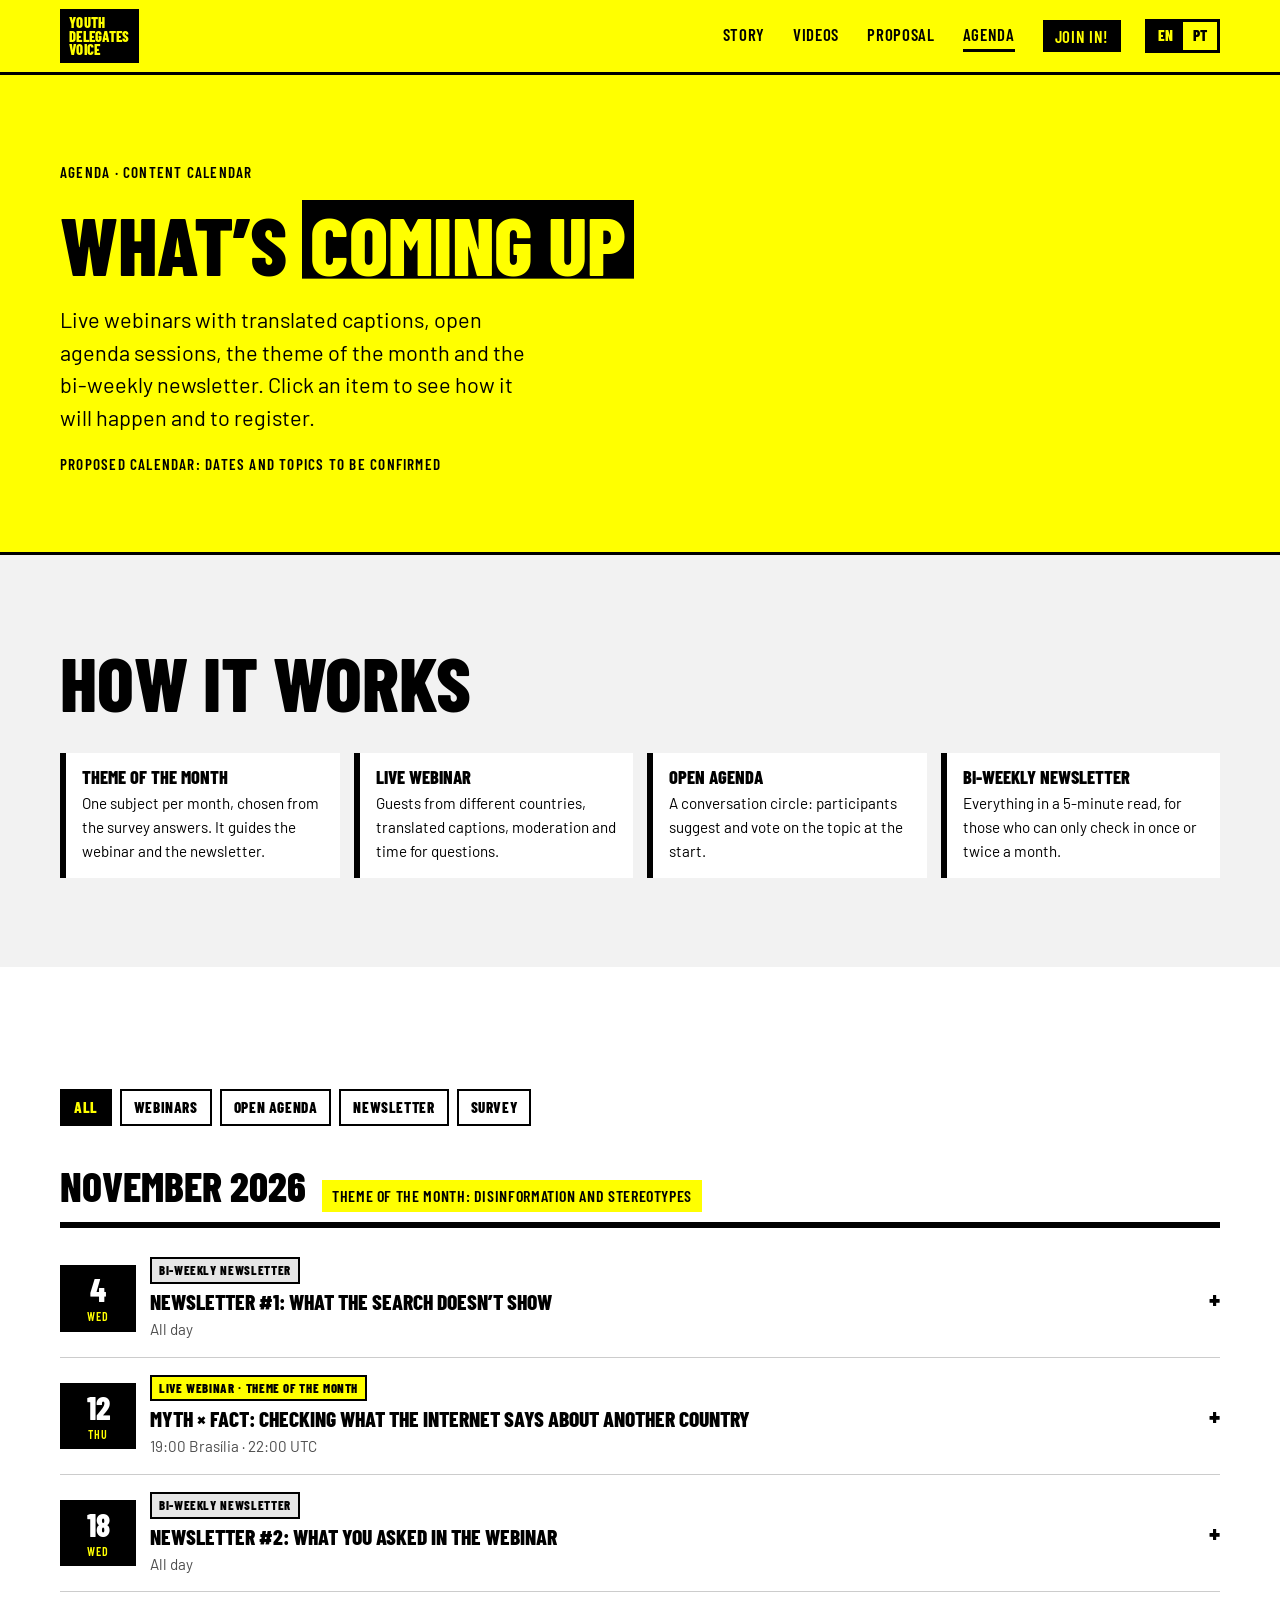
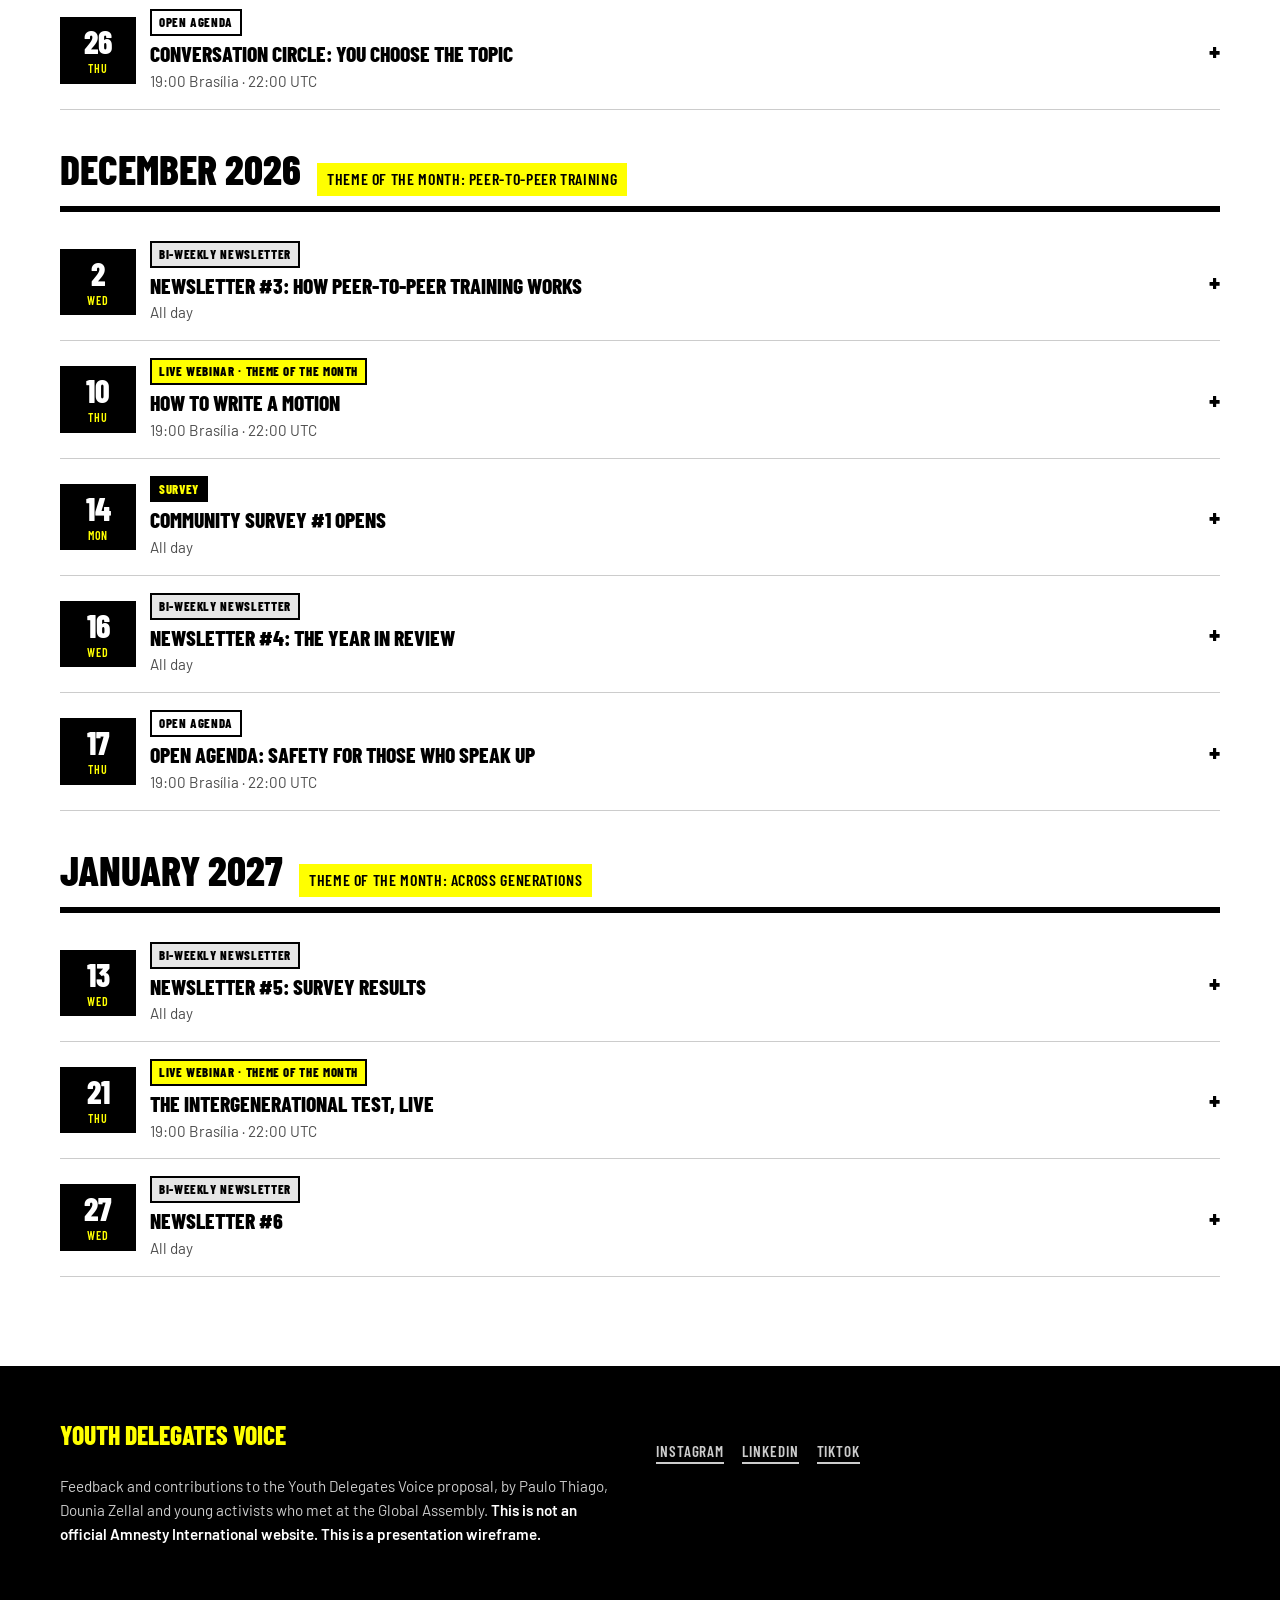
<file: agenda.html>
<!doctype html>
<html lang="en" data-lang="en">
<head>
<meta charset="utf-8">
<meta name="viewport" content="width=device-width, initial-scale=1">
<title>Agenda · Youth Delegates Voice</title>
<meta name="description" content="Content calendar of the Youth Delegates Voice project: live webinars with translated captions, open agenda sessions, the theme of the month and the bi-weekly newsletter.">
<link rel="canonical" href="https://youthvoicewireframe.vercel.app/agenda.html">
<meta property="og:type" content="website">
<meta property="og:title" content="Agenda · Youth Delegates Voice">
<meta property="og:description" content="What’s coming up: webinars, open agenda sessions and the theme of the month.">
<meta property="og:image" content="https://youthvoicewireframe.vercel.app/assets/img/og.jpg">
<meta name="theme-color" content="#FFFF00">
<link rel="icon" href="assets/img/favicon.svg" type="image/svg+xml">
<link rel="stylesheet" href="assets/css/fonts.css">
<link rel="stylesheet" href="assets/css/style.css">
</head>
<body data-page="agenda" data-title-en="Agenda · Youth Delegates Voice" data-title-pt="Agenda · Youth Delegates Voice">
<a class="skip" href="#main"><span lang="en">Skip to content</span><span lang="pt">Pular para o conteúdo</span></a>

<header class="topbar">
  <div class="wrap topbar__in">
    <a class="mark" href="index.html" aria-label="Youth Delegates Voice"><span class="mark__box">YOUTH<br>DELEGATES<br>VOICE</span></a>
    <nav class="nav" aria-label="Sections">
      <a href="index.html#story"><span lang="en">Story</span><span lang="pt">História</span></a>
      <a href="index.html#video"><span lang="en">Videos</span><span lang="pt">Vídeos</span></a>
      <a href="index.html#proposal"><span lang="en">Proposal</span><span lang="pt">Proposta</span></a>
      <a class="nav__keep" href="agenda.html" aria-current="page"><span lang="en">Agenda</span><span lang="pt">Agenda</span></a>
      <a class="nav__keep nav__cta" href="participe.html"><span lang="en">Join in!</span><span lang="pt">Participe!</span></a>
    </nav>
    <div class="lang" role="group" aria-label="Language / Idioma">
      <button type="button" data-set-lang="en" aria-pressed="true">EN</button>
      <button type="button" data-set-lang="pt" aria-pressed="false">PT</button>
    </div>
  </div>
</header>

<main id="main">
<section class="sub-hero">
  <div class="wrap">
    <p class="kicker"><span lang="en">Agenda · content calendar</span><span lang="pt">Agenda · calendário de conteúdo</span></p>
    <h1 class="display display--md">
      <span lang="en">What’s <mark class="hl hl--black">coming up</mark></span>
      <span lang="pt">O que vem <mark class="hl hl--black">por aí</mark></span>
    </h1>
    <p class="lede">
      <span lang="en">Live webinars with translated captions, open agenda sessions, the theme of the month and the bi-weekly newsletter. Click an item to see how it will happen and to register.</span>
      <span lang="pt">Webinars ao vivo com legendas traduzidas, pautas abertas, o tema do mês e a newsletter quinzenal. Clique num item para ver como vai acontecer e se inscrever.</span>
    </p>
    <p class="kicker"><span lang="en">Proposed calendar: dates and topics to be confirmed</span><span lang="pt">Calendário proposto: datas e temas a confirmar</span></p>
  </div>
</section>

<section class="sec sec--grey" aria-labelledby="como-title">
  <div class="wrap">
    <h2 id="como-title" class="h2"><span lang="en">How it works</span><span lang="pt">Como funciona</span></h2>
    <ul class="legenda" role="list">
      <li><b><span lang="en">Theme of the month</span><span lang="pt">Tema do mês</span></b><span lang="en">One subject per month, chosen from the survey answers. It guides the webinar and the newsletter.</span><span lang="pt">Um assunto por mês, escolhido a partir das respostas da pesquisa. Ele guia o webinar e a newsletter.</span></li>
      <li><b><span lang="en">Live webinar</span><span lang="pt">Webinar ao vivo</span></b><span lang="en">Guests from different countries, translated captions, moderation and time for questions.</span><span lang="pt">Convidados de países diferentes, legenda traduzida, moderação e tempo para perguntas.</span></li>
      <li><b><span lang="en">Open agenda</span><span lang="pt">Pauta aberta</span></b><span lang="en">A conversation circle: participants suggest and vote on the topic at the start.</span><span lang="pt">Uma roda de conversa: quem participa sugere e vota o tema no começo.</span></li>
      <li><b><span lang="en">Bi-weekly newsletter</span><span lang="pt">Newsletter quinzenal</span></b><span lang="en">Everything in a 5-minute read, for those who can only check in once or twice a month.</span><span lang="pt">Tudo em 5 minutos de leitura, para quem só consegue acompanhar uma ou duas vezes por mês.</span></li>
    </ul>
  </div>
</section>

<section class="sec" aria-label="Calendar">
  <div class="wrap">
    <div class="filtros" role="group" aria-label="Filter">
      <button type="button" data-filtro="todos" aria-pressed="true"><span lang="en">All</span><span lang="pt">Tudo</span></button>
      <button type="button" data-filtro="webinar" aria-pressed="false"><span lang="en">Webinars</span><span lang="pt">Webinars</span></button>
      <button type="button" data-filtro="aberta" aria-pressed="false"><span lang="en">Open agenda</span><span lang="pt">Pauta aberta</span></button>
      <button type="button" data-filtro="newsletter" aria-pressed="false">Newsletter</button>
      <button type="button" data-filtro="pesquisa" aria-pressed="false"><span lang="en">Survey</span><span lang="pt">Pesquisa</span></button>
    </div>
    <div id="agenda-lista"></div>
    <noscript><p>Enable JavaScript to see the calendar. / Ative o JavaScript para ver o calendário.</p></noscript>
  </div>
</section>
</main>

<footer class="foot">
  <div class="wrap foot__grid">
    <div>
      <p class="foot__mark">YOUTH DELEGATES VOICE</p>
      <p>
        <span lang="en">Feedback and contributions to the Youth Delegates Voice proposal, by Paulo Thiago, Dounia Zellal and young activists who met at the Global Assembly. <b>This is not an official Amnesty International website.</b> <b>This is a presentation wireframe.</b></span>
        <span lang="pt">Feedback e contribuições para a proposta Youth Delegates Voice, por Paulo Thiago, Dounia Zellal e jovens ativistas que se conheceram na Assembleia Global. <b>Este não é um site oficial da Anistia Internacional.</b> <b>Isto é apenas um wireframe de apresentação.</b></span>
      </p>
    </div>
    <div>
      <p class="social social--foot">
        <a href="https://www.instagram.com/opauloethiago/" target="_blank" rel="noopener">Instagram</a>
        <a href="https://www.linkedin.com/in/opauloethiago/" target="_blank" rel="noopener">LinkedIn</a>
        <a href="https://www.tiktok.com/@opauloethiago" target="_blank" rel="noopener">TikTok</a>
      </p>
    </div>
  </div>
</footer>

<div class="aviso" id="aviso" role="status" hidden></div>
<script src="assets/js/main.js" defer></script>
<script src="assets/js/agenda.js" defer></script>
</body>
</html>
</file>
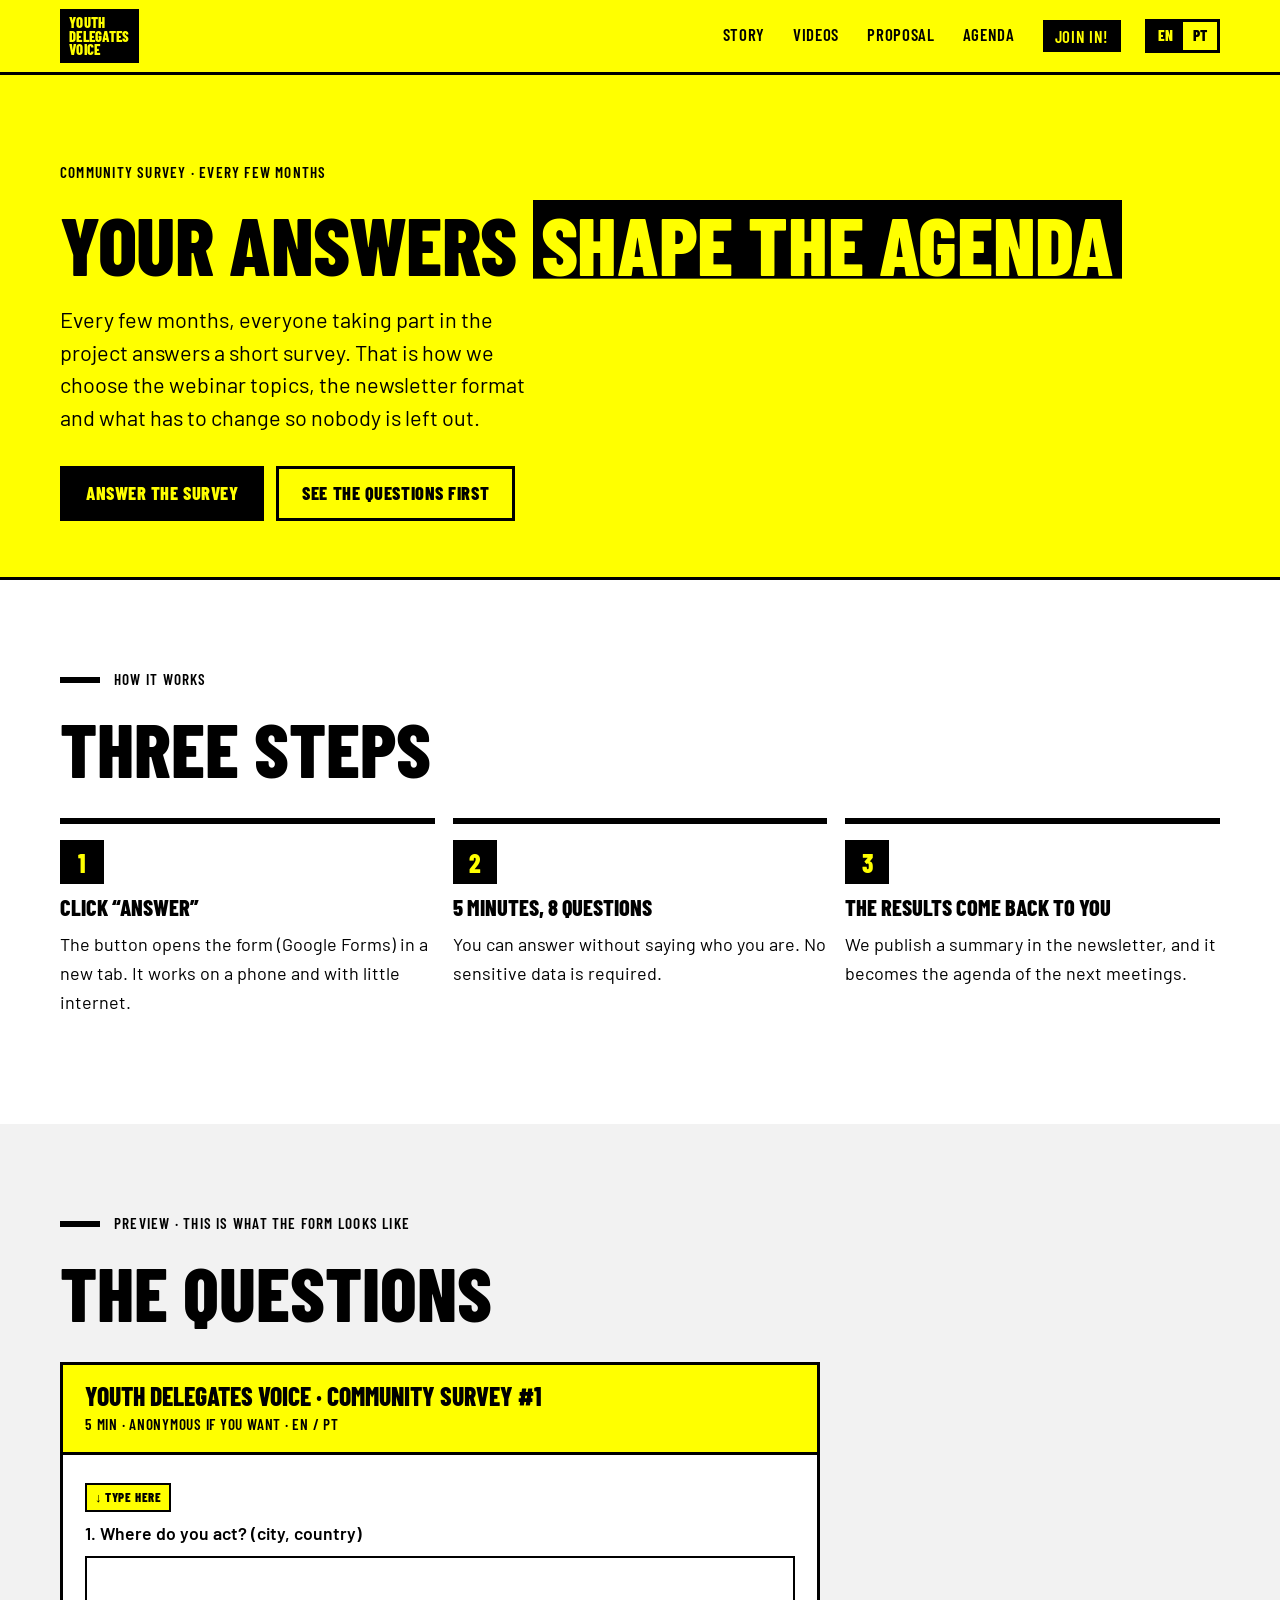
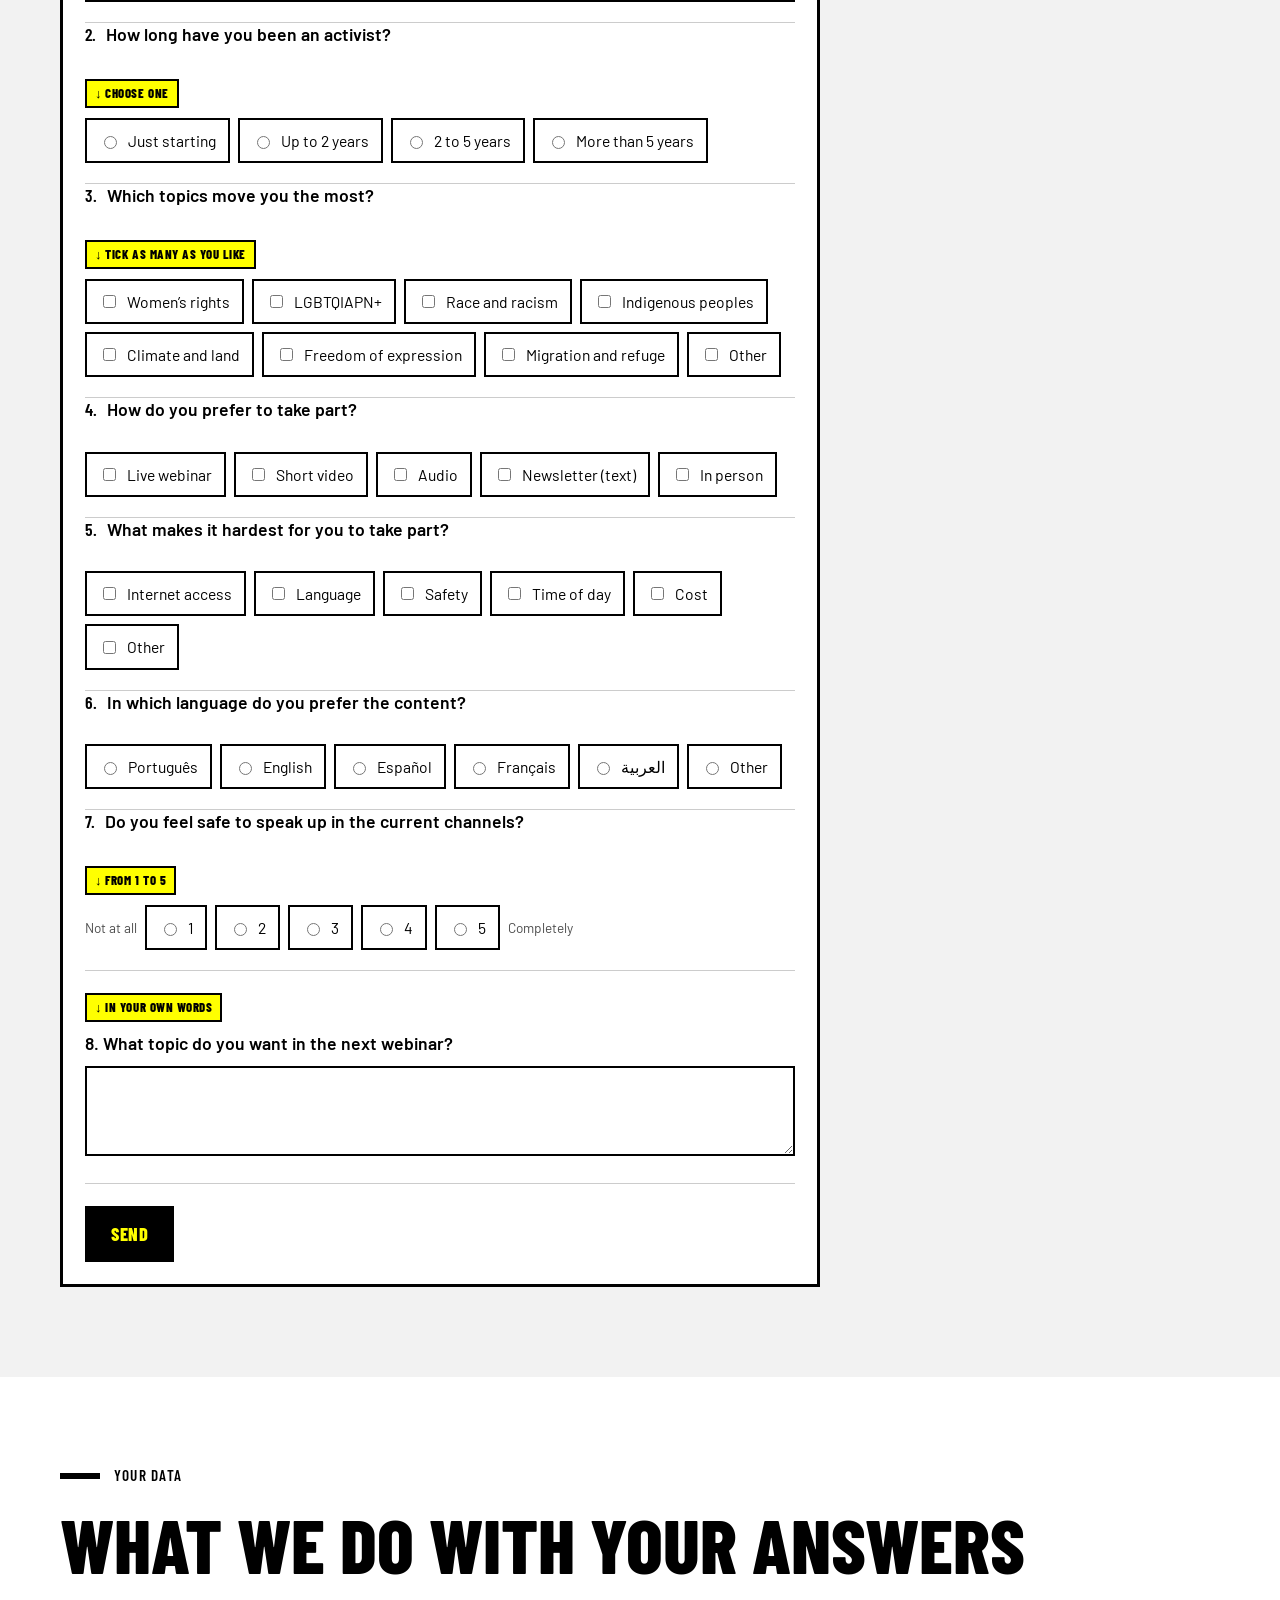
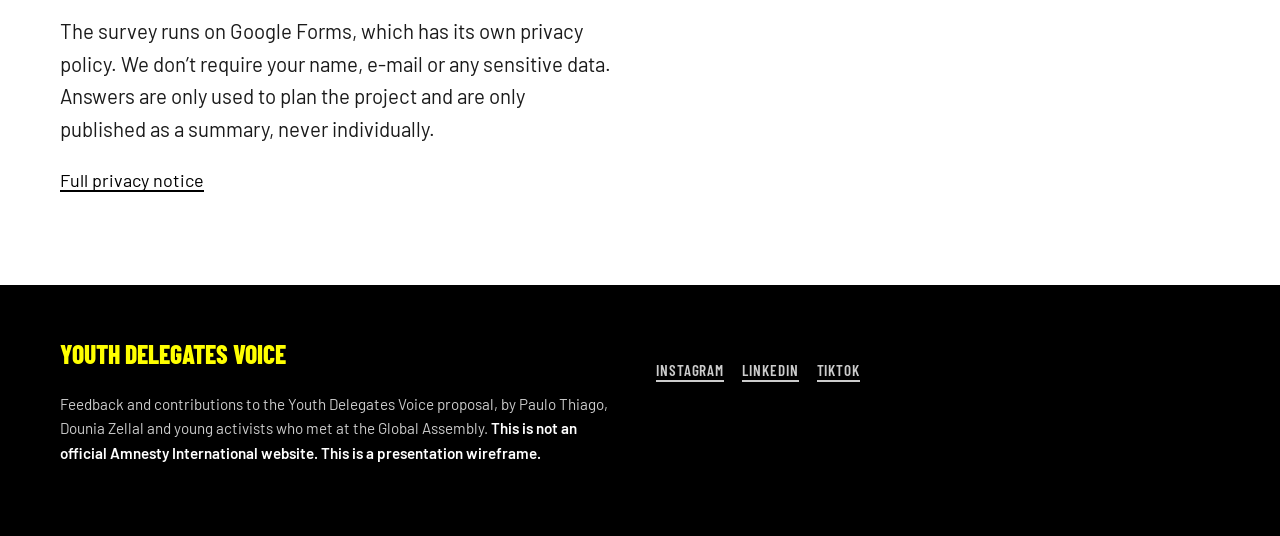
<file: participe.html>
<!doctype html>
<html lang="en" data-lang="en">
<head>
<meta charset="utf-8">
<meta name="viewport" content="width=device-width, initial-scale=1">
<title>Join in! · Youth Delegates Voice</title>
<meta name="description" content="Community survey of the Youth Delegates Voice project: how it works, what it asks and where to click. Your answers shape the webinars and the newsletter.">
<link rel="canonical" href="https://youthvoicewireframe.vercel.app/participe.html">
<meta property="og:type" content="website">
<meta property="og:title" content="Join in! · Youth Delegates Voice">
<meta property="og:description" content="Five minutes, ten questions: your answers shape the agenda.">
<meta property="og:image" content="https://youthvoicewireframe.vercel.app/assets/img/og.jpg">
<meta name="theme-color" content="#FFFF00">
<link rel="icon" href="assets/img/favicon.svg" type="image/svg+xml">
<link rel="stylesheet" href="assets/css/fonts.css">
<link rel="stylesheet" href="assets/css/style.css">
</head>
<body data-page="participe" data-title-en="Join in! · Youth Delegates Voice" data-title-pt="Participe! · Youth Delegates Voice">
<a class="skip" href="#main"><span lang="en">Skip to content</span><span lang="pt">Pular para o conteúdo</span></a>

<header class="topbar">
  <div class="wrap topbar__in">
    <a class="mark" href="index.html" aria-label="Youth Delegates Voice"><span class="mark__box">YOUTH<br>DELEGATES<br>VOICE</span></a>
    <nav class="nav" aria-label="Sections">
      <a href="index.html#story"><span lang="en">Story</span><span lang="pt">História</span></a>
      <a href="index.html#video"><span lang="en">Videos</span><span lang="pt">Vídeos</span></a>
      <a href="index.html#proposal"><span lang="en">Proposal</span><span lang="pt">Proposta</span></a>
      <a class="nav__keep" href="agenda.html"><span lang="en">Agenda</span><span lang="pt">Agenda</span></a>
      <a class="nav__keep nav__cta" href="participe.html" aria-current="page"><span lang="en">Join in!</span><span lang="pt">Participe!</span></a>
    </nav>
    <div class="lang" role="group" aria-label="Language / Idioma">
      <button type="button" data-set-lang="en" aria-pressed="true">EN</button>
      <button type="button" data-set-lang="pt" aria-pressed="false">PT</button>
    </div>
  </div>
</header>

<main id="main">
<section class="sub-hero">
  <div class="wrap">
    <p class="kicker"><span lang="en">Community survey · every few months</span><span lang="pt">Pesquisa da comunidade · de tempo em tempo</span></p>
    <h1 class="display display--md">
      <span lang="en">Your answers <mark class="hl hl--black">shape the agenda</mark></span>
      <span lang="pt">Sua resposta <mark class="hl hl--black">muda a pauta</mark></span>
    </h1>
    <p class="lede">
      <span lang="en">Every few months, everyone taking part in the project answers a short survey. That is how we choose the webinar topics, the newsletter format and what has to change so nobody is left out.</span>
      <span lang="pt">De tempo em tempo, quem participa do projeto responde uma pesquisa curta. É assim que escolhemos os temas dos webinars, o formato da newsletter e o que precisa mudar para ninguém ficar de fora.</span>
    </p>
    <div class="ctas">
      <!-- Quando o formulário existir, coloque o link do Google Forms em data-link. -->
      <a class="btn btn--black" href="#previa" data-link="" data-aviso="pesquisa"><span lang="en">Answer the survey</span><span lang="pt">Responder a pesquisa</span></a>
      <a class="btn btn--line" href="#previa"><span lang="en">See the questions first</span><span lang="pt">Ver as perguntas antes</span></a>
    </div>
  </div>
</section>

<section class="sec" aria-labelledby="como-title">
  <div class="wrap">
    <p class="kicker kicker--line"><span lang="en">How it works</span><span lang="pt">Como funciona</span></p>
    <h2 id="como-title" class="h2"><span lang="en">Three steps</span><span lang="pt">Três passos</span></h2>
    <ol class="steps" role="list">
      <li>
        <h3><span lang="en">Click “Answer”</span><span lang="pt">Clique em “Responder”</span></h3>
        <p><span lang="en">The button opens the form (Google Forms) in a new tab. It works on a phone and with little internet.</span><span lang="pt">O botão abre o formulário (Google Forms) numa nova aba. Funciona no celular e com pouca internet.</span></p>
      </li>
      <li>
        <h3><span lang="en">5 minutes, 8 questions</span><span lang="pt">5 minutos, 8 perguntas</span></h3>
        <p><span lang="en">You can answer without saying who you are. No sensitive data is required.</span><span lang="pt">Dá para responder sem se identificar. Nenhum dado sensível é obrigatório.</span></p>
      </li>
      <li>
        <h3><span lang="en">The results come back to you</span><span lang="pt">O resultado volta para você</span></h3>
        <p><span lang="en">We publish a summary in the newsletter, and it becomes the agenda of the next meetings.</span><span lang="pt">Publicamos o resumo na newsletter, e ele vira pauta dos próximos encontros.</span></p>
      </li>
    </ol>
  </div>
</section>

<section class="sec sec--grey" id="previa" aria-labelledby="previa-title">
  <div class="wrap">
    <p class="kicker kicker--line"><span lang="en">Preview · this is what the form looks like</span><span lang="pt">Prévia · é assim que o formulário vai ser</span></p>
    <h2 id="previa-title" class="h2"><span lang="en">The questions</span><span lang="pt">As perguntas</span></h2>
    <div class="form-prev">
      <div class="form-prev__head">
        <p class="form-prev__title">Youth Delegates Voice · <span lang="en">Community survey #1</span><span lang="pt">Pesquisa da comunidade #1</span></p>
        <p class="form-prev__meta"><span lang="en">5 min · anonymous if you want · EN / PT</span><span lang="pt">5 min · anônima se você quiser · PT / EN</span></p>
      </div>
      <form id="form-previa" novalidate>
        <div class="q">
          <span class="dica"><span lang="en">Type here</span><span lang="pt">Digite aqui</span></span>
          <label for="q1"><b>1.</b> <span lang="en">Where do you act? (city, country)</span><span lang="pt">Onde você atua? (cidade, país)</span></label>
          <input id="q1" type="text" autocomplete="off">
        </div>
        <fieldset class="q">
          <span class="dica"><span lang="en">Choose one</span><span lang="pt">Escolha uma</span></span>
          <legend><b>2.</b> <span lang="en">How long have you been an activist?</span><span lang="pt">Há quanto tempo você é ativista?</span></legend>
          <div class="opts">
            <label><input type="radio" name="q2"> <span lang="en">Just starting</span><span lang="pt">Estou começando</span></label>
            <label><input type="radio" name="q2"> <span lang="en">Up to 2 years</span><span lang="pt">Até 2 anos</span></label>
            <label><input type="radio" name="q2"> <span lang="en">2 to 5 years</span><span lang="pt">2 a 5 anos</span></label>
            <label><input type="radio" name="q2"> <span lang="en">More than 5 years</span><span lang="pt">Mais de 5 anos</span></label>
          </div>
        </fieldset>
        <fieldset class="q">
          <span class="dica"><span lang="en">Tick as many as you like</span><span lang="pt">Marque quantas quiser</span></span>
          <legend><b>3.</b> <span lang="en">Which topics move you the most?</span><span lang="pt">Quais temas mais mobilizam você?</span></legend>
          <div class="opts">
            <label><input type="checkbox"> <span lang="en">Women’s rights</span><span lang="pt">Direitos das mulheres</span></label>
            <label><input type="checkbox"> LGBTQIAPN+</label>
            <label><input type="checkbox"> <span lang="en">Race and racism</span><span lang="pt">Raça e racismo</span></label>
            <label><input type="checkbox"> <span lang="en">Indigenous peoples</span><span lang="pt">Povos indígenas</span></label>
            <label><input type="checkbox"> <span lang="en">Climate and land</span><span lang="pt">Clima e território</span></label>
            <label><input type="checkbox"> <span lang="en">Freedom of expression</span><span lang="pt">Liberdade de expressão</span></label>
            <label><input type="checkbox"> <span lang="en">Migration and refuge</span><span lang="pt">Migração e refúgio</span></label>
            <label><input type="checkbox"> <span lang="en">Other</span><span lang="pt">Outro</span></label>
          </div>
        </fieldset>
        <fieldset class="q">
          <legend><b>4.</b> <span lang="en">How do you prefer to take part?</span><span lang="pt">Como você prefere participar?</span></legend>
          <div class="opts">
            <label><input type="checkbox"> <span lang="en">Live webinar</span><span lang="pt">Webinar ao vivo</span></label>
            <label><input type="checkbox"> <span lang="en">Short video</span><span lang="pt">Vídeo curto</span></label>
            <label><input type="checkbox"> <span lang="en">Audio</span><span lang="pt">Áudio</span></label>
            <label><input type="checkbox"> <span lang="en">Newsletter (text)</span><span lang="pt">Newsletter (texto)</span></label>
            <label><input type="checkbox"> <span lang="en">In person</span><span lang="pt">Encontro presencial</span></label>
          </div>
        </fieldset>
        <fieldset class="q">
          <legend><b>5.</b> <span lang="en">What makes it hardest for you to take part?</span><span lang="pt">O que mais dificulta a sua participação?</span></legend>
          <div class="opts">
            <label><input type="checkbox"> <span lang="en">Internet access</span><span lang="pt">Acesso à internet</span></label>
            <label><input type="checkbox"> <span lang="en">Language</span><span lang="pt">Idioma</span></label>
            <label><input type="checkbox"> <span lang="en">Safety</span><span lang="pt">Segurança</span></label>
            <label><input type="checkbox"> <span lang="en">Time of day</span><span lang="pt">Horário</span></label>
            <label><input type="checkbox"> <span lang="en">Cost</span><span lang="pt">Custo</span></label>
            <label><input type="checkbox"> <span lang="en">Other</span><span lang="pt">Outro</span></label>
          </div>
        </fieldset>
        <fieldset class="q">
          <legend><b>6.</b> <span lang="en">In which language do you prefer the content?</span><span lang="pt">Em que idioma você prefere o conteúdo?</span></legend>
          <div class="opts">
            <label><input type="radio" name="q6"> Português</label>
            <label><input type="radio" name="q6"> English</label>
            <label><input type="radio" name="q6"> Español</label>
            <label><input type="radio" name="q6"> Français</label>
            <label><input type="radio" name="q6"> العربية</label>
            <label><input type="radio" name="q6"> <span lang="en">Other</span><span lang="pt">Outro</span></label>
          </div>
        </fieldset>
        <fieldset class="q">
          <span class="dica"><span lang="en">From 1 to 5</span><span lang="pt">De 1 a 5</span></span>
          <legend><b>7.</b> <span lang="en">Do you feel safe to speak up in the current channels?</span><span lang="pt">Você se sente seguro(a) para falar nos canais atuais?</span></legend>
          <div class="scale opts">
            <small><span lang="en">Not at all</span><span lang="pt">Nada</span></small>
            <label><input type="radio" name="q7"> 1</label>
            <label><input type="radio" name="q7"> 2</label>
            <label><input type="radio" name="q7"> 3</label>
            <label><input type="radio" name="q7"> 4</label>
            <label><input type="radio" name="q7"> 5</label>
            <small><span lang="en">Completely</span><span lang="pt">Totalmente</span></small>
          </div>
        </fieldset>
        <div class="q">
          <span class="dica"><span lang="en">In your own words</span><span lang="pt">Com suas palavras</span></span>
          <label for="q8"><b>8.</b> <span lang="en">What topic do you want in the next webinar?</span><span lang="pt">Que pauta você quer no próximo webinar?</span></label>
          <textarea id="q8"></textarea>
        </div>
        <button type="submit" class="btn btn--black" data-aviso="previa"><span lang="en">Send</span><span lang="pt">Enviar</span></button>
      </form>
    </div>
  </div>
</section>

<section class="sec" aria-labelledby="dados-title">
  <div class="wrap">
    <p class="kicker kicker--line"><span lang="en">Your data</span><span lang="pt">Seus dados</span></p>
    <h2 id="dados-title" class="h2"><span lang="en">What we do with your answers</span><span lang="pt">O que fazemos com as respostas</span></h2>
    <p class="intro">
      <span lang="en">The survey runs on Google Forms, which has its own privacy policy. We don’t require your name, e-mail or any sensitive data. Answers are only used to plan the project and are only published as a summary, never individually.</span>
      <span lang="pt">A pesquisa roda no Google Forms, que tem a própria política de privacidade. Não pedimos nome, e-mail nem dado sensível obrigatório. As respostas servem só para planejar o projeto e são publicadas apenas em resumo, nunca uma a uma.</span>
    </p>
    <a href="privacidade.html"><span lang="en">Full privacy notice</span><span lang="pt">Aviso de privacidade completo</span></a>
  </div>
</section>
</main>

<footer class="foot">
  <div class="wrap foot__grid">
    <div>
      <p class="foot__mark">YOUTH DELEGATES VOICE</p>
      <p>
        <span lang="en">Feedback and contributions to the Youth Delegates Voice proposal, by Paulo Thiago, Dounia Zellal and young activists who met at the Global Assembly. <b>This is not an official Amnesty International website.</b> <b>This is a presentation wireframe.</b></span>
        <span lang="pt">Feedback e contribuições para a proposta Youth Delegates Voice, por Paulo Thiago, Dounia Zellal e jovens ativistas que se conheceram na Assembleia Global. <b>Este não é um site oficial da Anistia Internacional.</b> <b>Isto é apenas um wireframe de apresentação.</b></span>
      </p>
    </div>
    <div>
      <p class="social social--foot">
        <a href="https://www.instagram.com/opauloethiago/" target="_blank" rel="noopener">Instagram</a>
        <a href="https://www.linkedin.com/in/opauloethiago/" target="_blank" rel="noopener">LinkedIn</a>
        <a href="https://www.tiktok.com/@opauloethiago" target="_blank" rel="noopener">TikTok</a>
      </p>
    </div>
  </div>
</footer>

<div class="aviso" id="aviso" role="status" hidden></div>
<script src="assets/js/main.js" defer></script>
</body>
</html>
</file>
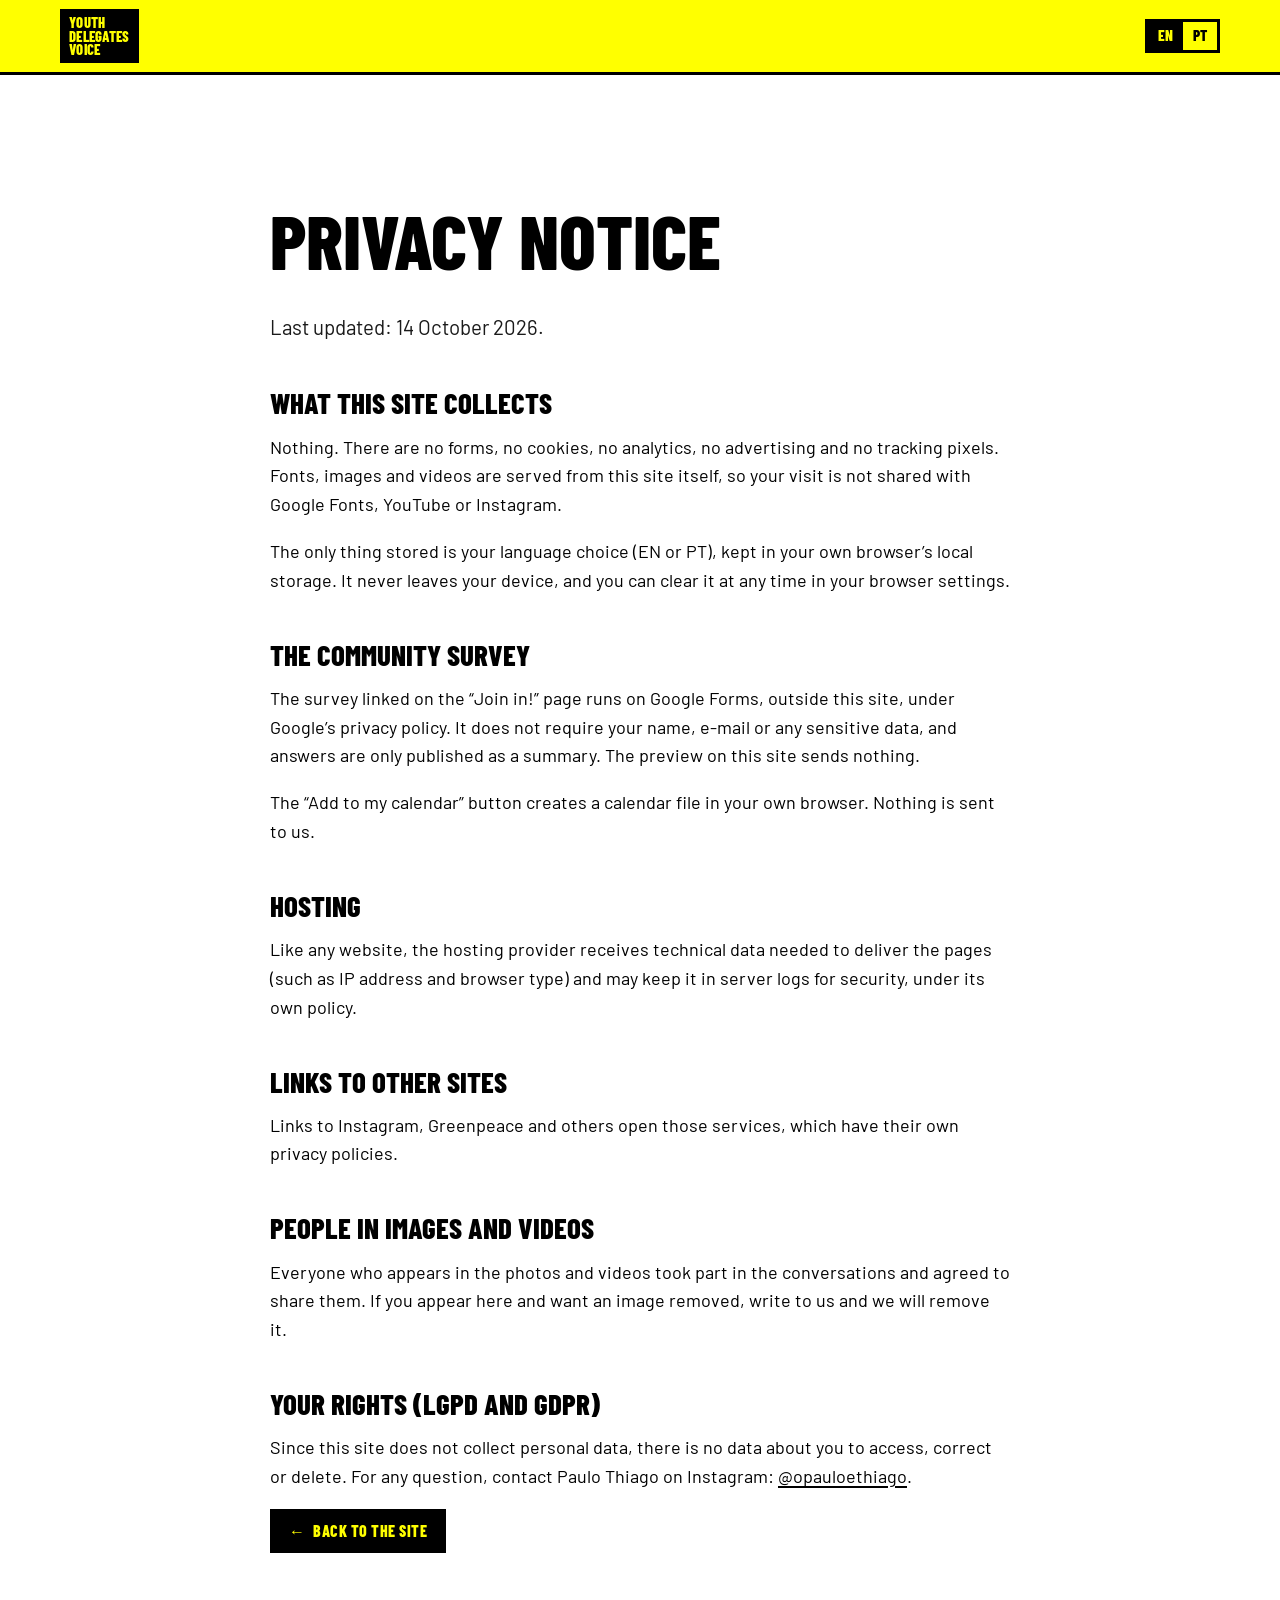
<file: privacidade.html>
<!doctype html>
<html lang="en" data-lang="en">
<head>
<meta charset="utf-8">
<meta name="viewport" content="width=device-width, initial-scale=1">
<title>Privacy · Youth Delegates Voice</title>
<meta name="description" content="Privacy notice of the Youth Delegates Voice website: no cookies, no analytics, no personal data collected.">
<link rel="canonical" href="https://youthvoicewireframe.vercel.app/privacidade.html">
<meta name="theme-color" content="#FFFF00">
<link rel="icon" href="assets/img/favicon.svg" type="image/svg+xml">
<link rel="stylesheet" href="assets/css/fonts.css">
<link rel="stylesheet" href="assets/css/style.css">
</head>
<body data-page="doc" data-title-en="Privacy · Youth Delegates Voice" data-title-pt="Privacidade · Youth Delegates Voice">
<header class="topbar">
  <div class="wrap topbar__in">
    <a class="mark" href="index.html" aria-label="Youth Delegates Voice"><span class="mark__box">YOUTH<br>DELEGATES<br>VOICE</span></a>
    <div class="lang" role="group" aria-label="Language / Idioma" style="margin-left:auto">
      <button type="button" data-set-lang="en" aria-pressed="true">EN</button>
      <button type="button" data-set-lang="pt" aria-pressed="false">PT</button>
    </div>
  </div>
</header>
<main class="doc">
  <div class="wrap">
    <h1 class="h2"><span lang="en">Privacy notice</span><span lang="pt">Aviso de privacidade</span></h1>
    <p class="intro"><span lang="en">Last updated: 14 October 2026.</span><span lang="pt">Última atualização: 14 de outubro de 2026.</span></p>

    <h2><span lang="en">What this site collects</span><span lang="pt">O que este site coleta</span></h2>
    <p>
      <span lang="en">Nothing. There are no forms, no cookies, no analytics, no advertising and no tracking pixels. Fonts, images and videos are served from this site itself, so your visit is not shared with Google Fonts, YouTube or Instagram.</span>
      <span lang="pt">Nada. Não há formulários, cookies, ferramentas de análise, publicidade nem pixels de rastreamento. Fontes, imagens e vídeos são servidos pelo próprio site, então sua visita não é compartilhada com Google Fonts, YouTube ou Instagram.</span>
    </p>
    <p>
      <span lang="en">The only thing stored is your language choice (EN or PT), kept in your own browser’s local storage. It never leaves your device, and you can clear it at any time in your browser settings.</span>
      <span lang="pt">A única coisa guardada é a sua escolha de idioma (EN ou PT), no armazenamento local do seu próprio navegador. Ela não sai do seu aparelho, e você pode apagá-la quando quiser nas configurações do navegador.</span>
    </p>

    <h2><span lang="en">The community survey</span><span lang="pt">A pesquisa da comunidade</span></h2>
    <p>
      <span lang="en">The survey linked on the “Join in!” page runs on Google Forms, outside this site, under Google’s privacy policy. It does not require your name, e-mail or any sensitive data, and answers are only published as a summary. The preview on this site sends nothing.</span>
      <span lang="pt">A pesquisa da página “Participe!” roda no Google Forms, fora deste site, sob a política de privacidade do Google. Ela não exige nome, e-mail nem dado sensível, e as respostas só são publicadas em resumo. A prévia neste site não envia nada.</span>
    </p>
    <p>
      <span lang="en">The “Add to my calendar” button creates a calendar file in your own browser. Nothing is sent to us.</span>
      <span lang="pt">O botão “Adicionar à minha agenda” cria um arquivo de calendário no seu próprio navegador. Nada é enviado para nós.</span>
    </p>

    <h2><span lang="en">Hosting</span><span lang="pt">Hospedagem</span></h2>
    <p>
      <span lang="en">Like any website, the hosting provider receives technical data needed to deliver the pages (such as IP address and browser type) and may keep it in server logs for security, under its own policy.</span>
      <span lang="pt">Como em qualquer site, o provedor de hospedagem recebe dados técnicos necessários para entregar as páginas (como endereço IP e tipo de navegador) e pode guardá-los em registros do servidor por segurança, segundo a política dele.</span>
    </p>

    <h2><span lang="en">Links to other sites</span><span lang="pt">Links para outros sites</span></h2>
    <p>
      <span lang="en">Links to Instagram, Greenpeace and others open those services, which have their own privacy policies.</span>
      <span lang="pt">Os links para Instagram, Greenpeace e outros abrem esses serviços, que têm as próprias políticas de privacidade.</span>
    </p>

    <h2><span lang="en">People in images and videos</span><span lang="pt">Pessoas nas imagens e vídeos</span></h2>
    <p>
      <span lang="en">Everyone who appears in the photos and videos took part in the conversations and agreed to share them. If you appear here and want an image removed, write to us and we will remove it.</span>
      <span lang="pt">Todas as pessoas que aparecem nas fotos e vídeos participaram das conversas e concordaram em compartilhá-las. Se você aparece aqui e quer que uma imagem seja retirada, escreva para nós e ela será removida.</span>
    </p>

    <h2><span lang="en">Your rights (LGPD and GDPR)</span><span lang="pt">Seus direitos (LGPD e GDPR)</span></h2>
    <p>
      <span lang="en">Since this site does not collect personal data, there is no data about you to access, correct or delete. For any question, contact Paulo Thiago on Instagram: <a href="https://www.instagram.com/opauloethiago/" target="_blank" rel="noopener">@opauloethiago</a>.</span>
      <span lang="pt">Como este site não coleta dados pessoais, não há dados seus para acessar, corrigir ou apagar. Para qualquer dúvida, fale com Paulo Thiago no Instagram: <a href="https://www.instagram.com/opauloethiago/" target="_blank" rel="noopener">@opauloethiago</a>.</span>
    </p>
    <p><a class="btn btn--black btn--sm" href="index.html">← <span lang="en">Back to the site</span><span lang="pt">Voltar ao site</span></a></p>
  </div>
</main>
<script src="assets/js/main.js" defer></script>
</body>
</html>
</file>
<file: assets/css/fonts.css>
@font-face{font-family:'Barlow Condensed';font-style:normal;font-weight:600;font-display:swap;src:url('../fonts/barlow-condensed-600-latin-ext.woff2') format('woff2');unicode-range:U+0100-02BA, U+02BD-02C5, U+02C7-02CC, U+02CE-02D7, U+02DD-02FF, U+0304, U+0308, U+0329, U+1D00-1DBF, U+1E00-1E9F, U+1EF2-1EFF, U+2020, U+20A0-20AB, U+20AD-20C4, U+2113, U+2C60-2C7F, U+A720-A7FF;}
@font-face{font-family:'Barlow Condensed';font-style:normal;font-weight:600;font-display:swap;src:url('../fonts/barlow-condensed-600-latin.woff2') format('woff2');unicode-range:U+0000-00FF, U+0131, U+0152-0153, U+02BB-02BC, U+02C6, U+02DA, U+02DC, U+0304, U+0308, U+0329, U+2000-206F, U+20AC, U+2122, U+2191, U+2193, U+2212, U+2215, U+FEFF, U+FFFD;}
@font-face{font-family:'Barlow Condensed';font-style:normal;font-weight:800;font-display:swap;src:url('../fonts/barlow-condensed-800-latin-ext.woff2') format('woff2');unicode-range:U+0100-02BA, U+02BD-02C5, U+02C7-02CC, U+02CE-02D7, U+02DD-02FF, U+0304, U+0308, U+0329, U+1D00-1DBF, U+1E00-1E9F, U+1EF2-1EFF, U+2020, U+20A0-20AB, U+20AD-20C4, U+2113, U+2C60-2C7F, U+A720-A7FF;}
@font-face{font-family:'Barlow Condensed';font-style:normal;font-weight:800;font-display:swap;src:url('../fonts/barlow-condensed-800-latin.woff2') format('woff2');unicode-range:U+0000-00FF, U+0131, U+0152-0153, U+02BB-02BC, U+02C6, U+02DA, U+02DC, U+0304, U+0308, U+0329, U+2000-206F, U+20AC, U+2122, U+2191, U+2193, U+2212, U+2215, U+FEFF, U+FFFD;}
@font-face{font-family:'Barlow';font-style:italic;font-weight:400;font-display:swap;src:url('../fonts/barlow-400-italic-latin-ext.woff2') format('woff2');unicode-range:U+0100-02BA, U+02BD-02C5, U+02C7-02CC, U+02CE-02D7, U+02DD-02FF, U+0304, U+0308, U+0329, U+1D00-1DBF, U+1E00-1E9F, U+1EF2-1EFF, U+2020, U+20A0-20AB, U+20AD-20C4, U+2113, U+2C60-2C7F, U+A720-A7FF;}
@font-face{font-family:'Barlow';font-style:italic;font-weight:400;font-display:swap;src:url('../fonts/barlow-400-italic-latin.woff2') format('woff2');unicode-range:U+0000-00FF, U+0131, U+0152-0153, U+02BB-02BC, U+02C6, U+02DA, U+02DC, U+0304, U+0308, U+0329, U+2000-206F, U+20AC, U+2122, U+2191, U+2193, U+2212, U+2215, U+FEFF, U+FFFD;}
@font-face{font-family:'Barlow';font-style:normal;font-weight:400;font-display:swap;src:url('../fonts/barlow-400-latin-ext.woff2') format('woff2');unicode-range:U+0100-02BA, U+02BD-02C5, U+02C7-02CC, U+02CE-02D7, U+02DD-02FF, U+0304, U+0308, U+0329, U+1D00-1DBF, U+1E00-1E9F, U+1EF2-1EFF, U+2020, U+20A0-20AB, U+20AD-20C4, U+2113, U+2C60-2C7F, U+A720-A7FF;}
@font-face{font-family:'Barlow';font-style:normal;font-weight:400;font-display:swap;src:url('../fonts/barlow-400-latin.woff2') format('woff2');unicode-range:U+0000-00FF, U+0131, U+0152-0153, U+02BB-02BC, U+02C6, U+02DA, U+02DC, U+0304, U+0308, U+0329, U+2000-206F, U+20AC, U+2122, U+2191, U+2193, U+2212, U+2215, U+FEFF, U+FFFD;}
@font-face{font-family:'Barlow';font-style:normal;font-weight:600;font-display:swap;src:url('../fonts/barlow-600-latin-ext.woff2') format('woff2');unicode-range:U+0100-02BA, U+02BD-02C5, U+02C7-02CC, U+02CE-02D7, U+02DD-02FF, U+0304, U+0308, U+0329, U+1D00-1DBF, U+1E00-1E9F, U+1EF2-1EFF, U+2020, U+20A0-20AB, U+20AD-20C4, U+2113, U+2C60-2C7F, U+A720-A7FF;}
@font-face{font-family:'Barlow';font-style:normal;font-weight:600;font-display:swap;src:url('../fonts/barlow-600-latin.woff2') format('woff2');unicode-range:U+0000-00FF, U+0131, U+0152-0153, U+02BB-02BC, U+02C6, U+02DA, U+02DC, U+0304, U+0308, U+0329, U+2000-206F, U+20AC, U+2122, U+2191, U+2193, U+2212, U+2215, U+FEFF, U+FFFD;}
@font-face{font-family:'EB Garamond';font-style:italic;font-weight:400;font-display:swap;src:url('../fonts/eb-garamond-400-italic-latin-ext.woff2') format('woff2');unicode-range:U+0100-02BA, U+02BD-02C5, U+02C7-02CC, U+02CE-02D7, U+02DD-02FF, U+0304, U+0308, U+0329, U+1D00-1DBF, U+1E00-1E9F, U+1EF2-1EFF, U+2020, U+20A0-20AB, U+20AD-20C4, U+2113, U+2C60-2C7F, U+A720-A7FF;}
@font-face{font-family:'EB Garamond';font-style:italic;font-weight:400;font-display:swap;src:url('../fonts/eb-garamond-400-italic-latin.woff2') format('woff2');unicode-range:U+0000-00FF, U+0131, U+0152-0153, U+02BB-02BC, U+02C6, U+02DA, U+02DC, U+0304, U+0308, U+0329, U+2000-206F, U+20AC, U+2122, U+2191, U+2193, U+2212, U+2215, U+FEFF, U+FFFD;}
@font-face{font-family:'EB Garamond';font-style:italic;font-weight:500;font-display:swap;src:url('../fonts/eb-garamond-500-italic-latin-ext.woff2') format('woff2');unicode-range:U+0100-02BA, U+02BD-02C5, U+02C7-02CC, U+02CE-02D7, U+02DD-02FF, U+0304, U+0308, U+0329, U+1D00-1DBF, U+1E00-1E9F, U+1EF2-1EFF, U+2020, U+20A0-20AB, U+20AD-20C4, U+2113, U+2C60-2C7F, U+A720-A7FF;}
@font-face{font-family:'EB Garamond';font-style:italic;font-weight:500;font-display:swap;src:url('../fonts/eb-garamond-500-italic-latin.woff2') format('woff2');unicode-range:U+0000-00FF, U+0131, U+0152-0153, U+02BB-02BC, U+02C6, U+02DA, U+02DC, U+0304, U+0308, U+0329, U+2000-206F, U+20AC, U+2122, U+2191, U+2193, U+2212, U+2215, U+FEFF, U+FFFD;}
</file>
<file: assets/css/style.css>
/* Global Youth Test — estilos
   Paleta e tipografia seguem as Visual Identity Guidelines da Amnesty International UK (abr/2025):
   amarelo #FFFF00, preto e branco; cinzas neutros (R=G=B); títulos em caixa alta condensada.
   Barlow Condensed/Barlow/EB Garamond substituem Amnesty Trade Gothic e Sabon (fontes restritas). */

:root {
  --yellow: #FFFF00;
  --black: #000000;
  --white: #FFFFFF;
  --grey-90: #1A1A1A;
  --grey-70: #4D4D4D;
  --grey-20: #CCCCCC;
  --grey-10: #E6E6E6;
  --grey-05: #F2F2F2;

  --f-display: "Barlow Condensed", "Arial Narrow", "Roboto Condensed", sans-serif;
  --f-body: "Barlow", Arial, Helvetica, sans-serif;
  --f-serif: "EB Garamond", Georgia, "Times New Roman", serif;

  --wrap: 1240px;
  --gutter: clamp(16px, 4vw, 40px);
  --section: clamp(64px, 10vw, 128px);
  --rule: 6px;
}

*, *::before, *::after { box-sizing: border-box; }
html { -webkit-text-size-adjust: 100%; scroll-behavior: smooth; scroll-padding-top: 88px; }
body {
  margin: 0;
  background: var(--white);
  color: var(--black);
  font: 400 1.125rem/1.6 var(--f-body);
  overflow-x: hidden;
}
img { display: block; max-width: 100%; height: auto; }
a { color: inherit; text-underline-offset: .18em; text-decoration-thickness: 2px; }
b, strong { font-weight: 600; }
p { margin: 0 0 1em; }
h1, h2, h3 { margin: 0; }
figure { margin: 0; }
button { font: inherit; color: inherit; }
mark { color: inherit; background: none; }

/* Idioma: o HTML traz os dois textos, o atributo data-lang do <html> escolhe qual aparece */
html[data-lang="en"] [lang="pt"],
html[data-lang="pt"] [lang="en"] { display: none !important; }

.sr { position: absolute; width: 1px; height: 1px; overflow: hidden; clip: rect(0 0 0 0); white-space: nowrap; }
.skip { position: absolute; left: 8px; top: -60px; z-index: 100; background: var(--black); color: var(--yellow); padding: 10px 16px; font-weight: 600; }
.skip:focus { top: 8px; }
:focus-visible { outline: 3px solid var(--black); outline-offset: 3px; }
.versus :focus-visible, .give :focus-visible, .foot :focus-visible, .test .card:focus-visible { outline-color: var(--yellow); }

.wrap { max-width: var(--wrap); margin-inline: auto; padding-inline: var(--gutter); }

/* ---------- Tipografia ---------- */
.display {
  font: 800 clamp(3.1rem, 8.2vw, 8rem)/.96 var(--f-display);
  text-transform: uppercase;
  letter-spacing: -.005em;
  margin-bottom: .35em;
}
.display--md { font-size: clamp(2.6rem, 6.4vw, 5.6rem); }
.h2 {
  font: 800 clamp(2.5rem, 6vw, 5rem)/.95 var(--f-display);
  text-transform: uppercase;
  margin-bottom: .45em;
}
.h2--light { color: var(--white); }
.h2 .x { color: var(--grey-70); font-weight: 600; }
h3 { font: 800 clamp(1.6rem, 2.6vw, 2.1rem)/1 var(--f-display); text-transform: uppercase; margin-bottom: .5em; }
.kicker {
  font: 600 .95rem/1.3 var(--f-display);
  text-transform: uppercase;
  letter-spacing: .08em;
  margin-bottom: 1.4em;
}
.kicker--line { display: flex; align-items: center; gap: 14px; }
.kicker--line::before { content: ""; width: 40px; height: var(--rule); background: currentColor; flex: none; }
.intro { font-size: clamp(1.15rem, 1.6vw, 1.35rem); max-width: 46ch; color: var(--grey-90); }
.lede { font: 500 clamp(1.15rem, 1.7vw, 1.4rem)/1.5 var(--f-body); max-width: 40ch; }

/* Destaque (highlight) — recurso do brandbook para títulos sobre foto ou cor */
.hl {
  background: linear-gradient(var(--yellow), var(--yellow)) no-repeat 0 0 / 100% 100%;
  color: var(--black);
  padding: 0 .14em;
  -webkit-box-decoration-break: clone;
  box-decoration-break: clone;
}
.hl--black { background-image: linear-gradient(var(--black), var(--black)); color: var(--yellow); }

/* ---------- Botões ---------- */
.btn {
  display: inline-flex; align-items: center; gap: .5em;
  font: 800 1.15rem/1 var(--f-display);
  text-transform: uppercase; letter-spacing: .03em;
  text-decoration: none;
  padding: .85em 1.25em;
  border: 3px solid var(--black);
  transition: transform .15s ease, background-color .15s ease, color .15s ease;
}
.btn:hover { transform: translateY(-2px); }
.btn--black { background: var(--black); color: var(--yellow); }
.btn--black:hover { background: var(--grey-90); }
.btn--line { background: transparent; color: var(--black); }
.btn--line:hover { background: var(--black); color: var(--yellow); }
.btn--yellow { background: var(--yellow); color: var(--black); }
.btn--sm { font-size: 1rem; padding: .7em 1em; }
.ctas { display: flex; flex-wrap: wrap; gap: 12px; margin-top: 2rem; }

/* ---------- Topo ---------- */
.topbar { position: sticky; top: 0; z-index: 50; background: var(--yellow); border-bottom: 3px solid var(--black); }
.topbar__in { display: flex; align-items: center; gap: 24px; min-height: 72px; }
.mark { text-decoration: none; flex: none; }
.mark__box {
  display: block; background: var(--black); color: var(--yellow);
  font: 800 .92rem/.92 var(--f-display); letter-spacing: .02em;
  padding: 7px 9px 6px;
}
.nav { display: flex; gap: clamp(12px, 2.4vw, 28px); margin-left: auto; }
.nav a { font: 600 1.05rem/1 var(--f-display); text-transform: uppercase; letter-spacing: .04em; text-decoration: none; padding: 6px 0; border-bottom: 3px solid transparent; }
.nav a:hover { border-color: var(--black); }
.lang { display: flex; border: 3px solid var(--black); flex: none; }
.lang button { background: transparent; border: 0; padding: 6px 10px; font: 800 .95rem/1 var(--f-display); cursor: pointer; }
.lang button[aria-pressed="true"] { background: var(--black); color: var(--yellow); }

/* ---------- Hero ---------- */
.hero { background: var(--yellow); border-bottom: 3px solid var(--black); }
.hero__text {
  max-width: var(--wrap); margin-inline: auto;
  padding: clamp(40px, 7vw, 88px) var(--gutter) clamp(32px, 5vw, 56px);
  display: grid; gap: 8px 48px; align-items: end;
}
.hero__text .kicker { grid-column: 1 / -1; }
.hero__text .display { margin-bottom: 0; }
.hero__side .lede { margin-bottom: 0; }
.hero__side { margin-top: 1.4rem; }
@media (min-width: 960px) { .hero__side { margin-top: 0; } }
.hero__photo { position: relative; background: var(--black); border-top: 3px solid var(--black); }
.hero__photo img { width: 100%; aspect-ratio: 1600 / 698; max-height: 78svh; object-fit: cover; object-position: 50% 45%; }
.hero__photo figcaption {
  position: absolute; left: 0; bottom: 0; max-width: 90%;
  background: var(--black); color: var(--white);
  font: 600 .85rem/1.3 var(--f-display); text-transform: uppercase; letter-spacing: .05em;
  padding: 8px 12px;
}
@media (min-width: 960px) {
  .hero__text { grid-template-columns: minmax(0, 7fr) minmax(0, 5fr); }
}

/* ---------- História ---------- */
.story { padding-block: var(--section); }
.story__grid { display: grid; gap: clamp(32px, 5vw, 72px); align-items: start; }
.story__photo { margin-top: 2rem; }
.story__photo figcaption, .player__cap, .search__cap {
  font: 600 .85rem/1.35 var(--f-display); text-transform: uppercase; letter-spacing: .05em;
  color: var(--grey-70); margin-top: 10px;
}
@media (min-width: 960px) {
  .story__grid { grid-template-columns: minmax(0, 7fr) minmax(0, 5fr); }
  .story .player--vertical { position: sticky; top: 104px; }
}

/* ---------- O que doam ---------- */
.give { background: var(--black); color: var(--white); padding-block: clamp(56px, 8vw, 104px); }
.give__title { font: 600 1rem/1.3 var(--f-display); text-transform: uppercase; letter-spacing: .08em; color: var(--yellow); margin-bottom: 1.4em; }
.give__list { list-style: none; margin: 0; padding: 0; display: flex; flex-wrap: wrap; gap: 0 .32em; }
.give__list li { font: 800 clamp(2.4rem, 7vw, 6rem)/1.02 var(--f-display); text-transform: uppercase; }
.give__list li:not(:last-child)::after { content: "·"; color: var(--yellow); margin-left: .22em; }
.give__note { margin-top: 1.6em; font-size: clamp(1.15rem, 1.8vw, 1.45rem); max-width: 44ch; }
.give__note b { color: var(--yellow); }

/* ---------- Vídeo ---------- */
.video { padding-block: var(--section); }
.player-grid { display: grid; gap: 28px; margin-top: 2.4rem; }
@media (min-width: 960px) { .player-grid { grid-template-columns: minmax(0, 8fr) minmax(0, 4fr); align-items: start; } }
/* Partes do Meet: 1 = Dounia pergunta (Argélia), 2 = Paulo pergunta (Brasil) */
.part { display: flex; align-items: center; gap: 14px; margin: clamp(56px, 8vw, 96px) 0 .4em; padding-top: 22px; border-top: 1px solid var(--grey-20); }
.part--first { margin-top: 2.4rem; padding-top: 0; border-top: 0; }
.part__n { display: inline-grid; place-items: center; flex: none; width: 1.45em; height: 1.45em; background: var(--black); color: var(--yellow); }
.part__text { max-width: 60ch; color: var(--grey-90); margin: 0; }
.part__text + .player-grid { margin-top: 1.4rem; }
.mf__head { font: 800 1.35rem/1.05 var(--f-display); text-transform: uppercase; margin: 0; }

.player { position: relative; background: var(--black); }
.player__poster { display: block; position: relative; width: 100%; padding: 0; border: 0; background: var(--black); cursor: pointer; }
.player__poster img { width: 100%; aspect-ratio: 16 / 9; object-fit: cover; transition: opacity .2s ease; }
.player--vertical .player__poster img { aspect-ratio: 9 / 16; }
.player__poster:hover img { opacity: .85; }
.player__play {
  position: absolute; left: 50%; top: 50%; width: 96px; height: 96px; translate: -50% -50%;
  background: var(--yellow); border: 3px solid var(--black);
  transition: transform .15s ease;
}
.player__play::after { content: ""; position: absolute; left: 38%; top: 30%; border-style: solid; border-width: 19px 0 19px 30px; border-color: transparent transparent transparent var(--black); }
.player__poster:hover .player__play { transform: scale(1.06); }
.player__dur { position: absolute; right: 12px; bottom: 12px; background: var(--black); color: var(--white); font: 600 .95rem/1 var(--f-display); padding: 6px 8px; letter-spacing: .04em; }
.player video { display: block; width: 100%; background: var(--black); }
.player__notice { position: absolute; inset: auto 0 0 0; background: var(--yellow); color: var(--black); padding: 18px 20px; border-top: 3px solid var(--black); }
.player__notice p { margin-bottom: .8em; font-size: 1rem; }
.player__notice p:last-child { margin-bottom: 0; }
.player__cap { padding-top: 2px; background: var(--white); }

.people { display: grid; gap: 14px; align-content: start; }
.person { display: flex; align-items: center; gap: 14px; }
.person img { width: 72px; height: 72px; object-fit: cover; object-position: 50% 22%; border: 3px solid var(--black); }
.person__name { font: 800 1.5rem/1 var(--f-display); text-transform: uppercase; margin: 0 0 4px; }
.person__role { font: 600 .9rem/1 var(--f-display); text-transform: uppercase; letter-spacing: .06em; color: var(--grey-70); margin: 0; }
.chapters { margin: 12px 0 0; padding: 16px 0 0; border-top: var(--rule) solid var(--black); list-style: none; counter-reset: ch; }
.chapters li { counter-increment: ch; display: flex; gap: 12px; padding: 8px 0; border-bottom: 1px solid var(--grey-20); font-weight: 600; }
.chapters li::before { content: counter(ch, decimal-leading-zero); font: 800 1.05rem/1.5 var(--f-display); }

.mf { list-style: none; margin: 12px 0 0; padding: 16px 0 0; border-top: var(--rule) solid var(--black); display: grid; gap: 14px; }
.mf li { display: grid; gap: 6px; }
.mf p { margin: 0; font-size: .98rem; line-height: 1.4; }
.mf b { display: inline-block; font: 800 .85rem/1 var(--f-display); text-transform: uppercase; letter-spacing: .05em; padding: 4px 7px 3px; margin-right: 6px; vertical-align: 1px; }
.mf__myth { color: var(--grey-70); text-decoration: line-through; text-decoration-thickness: 1px; }
.mf__myth b { background: var(--grey-10); color: var(--grey-90); text-decoration: none; }
.mf__fact b { background: var(--black); color: var(--yellow); }

/* Destaque do Instagram */
.insta {
  display: grid; grid-template-columns: minmax(0, 1fr); margin-top: clamp(40px, 6vw, 72px);
  background: var(--yellow); color: var(--black); text-decoration: none; border: 3px solid var(--black);
}
.insta__img { width: 100%; aspect-ratio: 4 / 5; object-fit: cover; object-position: 50% 20%; border-bottom: 3px solid var(--black); }
.insta__body { display: flex; flex-direction: column; gap: 14px; padding: clamp(20px, 3vw, 40px); }
.insta__tag { font: 600 .95rem/1 var(--f-display); text-transform: uppercase; letter-spacing: .06em; }
.insta__title { font: 800 clamp(2rem, 4vw, 3.4rem)/.95 var(--f-display); text-transform: uppercase; }
.insta__text { max-width: 52ch; }
.insta__quote { font: italic 500 1.2rem/1.4 var(--f-serif); border-left: var(--rule) solid var(--black); padding-left: 14px; }
.insta__quote b { font: 600 1rem/1 var(--f-body); font-style: normal; }
.insta .btn { align-self: flex-start; margin-top: 6px; border-color: var(--black); background: var(--black); color: var(--yellow); }
.insta:hover .btn { transform: translateY(-2px); }
@media (min-width: 760px) {
  .insta { grid-template-columns: minmax(0, 4fr) minmax(0, 8fr); }
  .insta__img { aspect-ratio: auto; height: 100%; border-bottom: 0; border-right: 3px solid var(--black); }
  .insta__body { justify-content: center; }
}

/* ---------- Evidências ---------- */
.evidence { padding-block: var(--section); background: var(--grey-05); border-top: 3px solid var(--black); }
.facts { list-style: none; margin: 2.6rem 0 0; padding: 0; display: grid; gap: 20px; grid-template-columns: repeat(auto-fit, minmax(260px, 1fr)); }
.fact { background: var(--white); border-top: var(--rule) solid var(--black); padding: 22px 22px 18px; display: flex; flex-direction: column; }
.fact__n { align-self: flex-start; background: var(--black); color: var(--yellow); font: 800 clamp(2.2rem, 3.4vw, 3rem)/1 var(--f-display); padding: 6px 12px 4px; margin-bottom: .6em; }
.fact__what { font-size: 1rem; }
.fact__us { font: 800 1.25rem/1.1 var(--f-display); text-transform: uppercase; border-left: var(--rule) solid var(--yellow); padding-left: 12px; margin-top: auto; }
.fact__src { font: 600 .8rem/1.35 var(--f-display); text-transform: uppercase; letter-spacing: .04em; color: var(--grey-70); margin: 14px 0 0; }
.fact__src i { text-transform: none; font-family: var(--f-body); font-style: italic; letter-spacing: 0; }
.fact--cta { background: var(--black); color: var(--white); border-top-color: var(--yellow); }
.fact--cta .fact__n { background: var(--yellow); color: var(--black); }
.fact--cta .btn { align-self: flex-start; margin-top: auto; }
.lede--small { font-size: clamp(1rem, 1.3vw, 1.15rem); margin-top: 1em; font-weight: 400; }

/* ---------- Busca × realidade ---------- */
.versus { background: var(--black); color: var(--white); padding-block: var(--section); }
.versus__lede { font: italic 400 clamp(1.3rem, 2.2vw, 1.8rem)/1.35 var(--f-serif); max-width: 40ch; margin-bottom: 2.2em; }
.versus__grid { display: grid; gap: 24px; }
@media (min-width: 960px) { .versus__grid { grid-template-columns: minmax(0, 7fr) minmax(0, 5fr); align-items: stretch; } }
.search { background: var(--grey-05); color: var(--grey-90); padding: clamp(16px, 2.4vw, 28px); }
.search__bar { display: flex; align-items: center; gap: 10px; background: var(--white); border: 1px solid var(--grey-20); border-radius: 999px; padding: 10px 18px; margin-bottom: 18px; }
.search__bar::before { content: ""; width: 14px; height: 14px; border: 2px solid var(--grey-70); border-radius: 50%; flex: none; }
.search__q { font: 400 1.05rem/1 Arial, sans-serif; }
.search__results { list-style: none; margin: 0; padding: 0; display: grid; grid-template-columns: repeat(2, minmax(0, 1fr)); gap: 12px; }
@media (min-width: 600px) { .search__results { grid-template-columns: repeat(3, minmax(0, 1fr)); } }
.search__results li { font: 400 .82rem/1.3 Arial, sans-serif; color: var(--grey-70); }
.search__results li::before {
  content: ""; display: block; aspect-ratio: 4 / 3; margin-bottom: 6px;
  background: repeating-linear-gradient(135deg, var(--grey-20) 0 8px, var(--grey-10) 8px 16px);
}
.search__cap { color: var(--grey-70); margin: 16px 0 0; }
.reality { background: var(--yellow); color: var(--black); padding: clamp(24px, 3.4vw, 44px); display: flex; flex-direction: column; justify-content: center; gap: 24px; }
.quote { margin: 0; }
.quote p { font: italic 500 clamp(1.5rem, 2.6vw, 2.2rem)/1.25 var(--f-serif); margin-bottom: .6em; }
.quote--small p { font-size: clamp(1.2rem, 1.8vw, 1.5rem); }
.quote--small { border-top: 3px solid var(--black); padding-top: 18px; }
.quote footer { font: 600 .95rem/1.3 var(--f-display); text-transform: uppercase; letter-spacing: .05em; }

/* ---------- Proposta ---------- */
.proposal { padding-block: var(--section); }
.points { list-style: none; margin: 3rem 0 0; padding: 0; border-top: var(--rule) solid var(--black); }
.point { display: grid; grid-template-columns: 64px minmax(0, 1fr); gap: 0 20px; padding: clamp(24px, 3.4vw, 40px) 0; border-bottom: 1px solid var(--grey-20); }
.point__n {
  display: grid; place-items: center; width: 64px; height: 64px;
  background: var(--black); color: var(--yellow);
  font: 800 1.9rem/1 var(--f-display);
}
.point__body { max-width: 68ch; }
.point__problem { font: italic 400 1.3rem/1.4 var(--f-serif); color: var(--grey-70); }
@media (min-width: 960px) {
  .point { grid-template-columns: 120px minmax(0, 1fr); }
  .point__n { width: 96px; height: 96px; font-size: 2.8rem; }
}
.rhythm { margin-top: 1.6rem; max-width: 560px; }
.rhythm__track { position: relative; height: 54px; border-bottom: var(--rule) solid var(--black); }
.rhythm__dot {
  position: absolute; left: var(--at); bottom: -15px;
  display: flex; flex-direction: column; align-items: flex-start; gap: 6px;
  font: 800 .9rem/1 var(--f-display); text-transform: uppercase; letter-spacing: .04em; white-space: nowrap;
}
.rhythm__dot::after { content: ""; order: 2; width: 24px; height: 24px; background: var(--black); }
.rhythm__dot--live::after { background: var(--yellow); outline: 3px solid var(--black); outline-offset: -3px; }
.rhythm__scale { display: flex; justify-content: space-between; font: 600 .85rem/1 var(--f-display); color: var(--grey-70); padding-top: 20px; }

/* ---------- Teste intergeracional ---------- */
.test { background: var(--yellow); padding-block: var(--section); border-block: 3px solid var(--black); }
.test .intro { color: var(--black); }
.cards { list-style: none; margin: 2.4rem 0 0; padding: 0; display: grid; gap: 16px; grid-template-columns: repeat(auto-fit, minmax(220px, 1fr)); }
.card {
  position: relative; display: block; width: 100%; min-height: 240px; padding: 0; border: 0;
  background: none; cursor: pointer; perspective: 900px; text-align: left;
}
.card__front, .card__back {
  position: absolute; inset: 0; display: flex; flex-direction: column; justify-content: space-between;
  padding: 22px; backface-visibility: hidden; transition: transform .5s cubic-bezier(.2, .7, .2, 1);
}
.card__front { background: var(--black); color: var(--yellow); }
.card__back { background: var(--white); color: var(--black); border: 3px solid var(--black); transform: rotateY(180deg); font-size: 1.05rem; line-height: 1.45; justify-content: center; }
.card[aria-expanded="true"] .card__front { transform: rotateY(-180deg); }
.card[aria-expanded="true"] .card__back { transform: rotateY(0); }
.card__term { font: 800 clamp(2.2rem, 4vw, 3rem)/1 var(--f-display); text-transform: uppercase; }
.card__hint { font: 600 .9rem/1 var(--f-display); text-transform: uppercase; letter-spacing: .06em; color: var(--white); }
.card__hint::after { content: " ↻"; }
.test__note { margin-top: 1.6rem; font-size: 1rem; max-width: 60ch; }

/* ---------- Articulações ---------- */
.connect { padding-block: var(--section); }
.links { display: grid; gap: 24px; margin-top: 2.4rem; }
@media (min-width: 900px) { .links { grid-template-columns: repeat(2, minmax(0, 1fr)); } }
.link { border-top: var(--rule) solid var(--black); padding-top: 20px; display: flex; flex-direction: column; }
.link__tag { font: 600 .9rem/1.3 var(--f-display); text-transform: uppercase; letter-spacing: .06em; color: var(--grey-70); margin-bottom: .6em; }
.link__stat { margin: 0 0 .6em; font-size: 1rem; }
.link__stat b { display: inline-block; min-width: 2.6ch; background: var(--black); color: var(--yellow); font: 800 1.6rem/1 var(--f-display); padding: 4px 8px; margin-right: 6px; vertical-align: middle; }
.link p:not(.link__tag):not(.link__stat) { margin-top: .4em; }
.more { margin-top: auto; padding-top: 8px; font: 800 1.1rem/1 var(--f-display); text-transform: uppercase; letter-spacing: .03em; }

/* ---------- Chamada final ---------- */
.join { background: var(--yellow); padding-block: clamp(56px, 9vw, 112px); border-top: 3px solid var(--black); }
.join__in { display: flex; flex-direction: column; align-items: flex-start; gap: 12px; }

/* ---------- Rodapé ---------- */
.foot { background: var(--black); color: var(--grey-20); padding-block: 56px; font-size: .95rem; }
.foot__grid { display: grid; gap: 32px; }
@media (min-width: 800px) { .foot__grid { grid-template-columns: repeat(2, minmax(0, 1fr)); } }
.foot b { color: var(--white); }
.foot a { color: var(--yellow); }
.foot__mark { font: 800 1.6rem/1 var(--f-display); color: var(--yellow); }
.foot__h { font: 800 1.1rem/1 var(--f-display); text-transform: uppercase; color: var(--white); letter-spacing: .04em; }

/* ---------- Página de privacidade ---------- */
.doc { padding-block: var(--section); }
.doc .wrap { max-width: 820px; }
.doc h2 { font: 800 1.8rem/1 var(--f-display); text-transform: uppercase; margin: 1.6em 0 .5em; }

/* ---------- Menu: Agenda e Participe! ---------- */
.nav__cta { background: var(--black); color: var(--yellow); padding: 8px 12px !important; border-bottom: 0 !important; }
.nav__cta:hover { background: var(--grey-90); }
.nav a[aria-current="page"] { border-color: var(--black); }
@media (max-width: 760px) {
  .nav { display: flex; gap: 10px; margin-left: auto; }
  .nav a:not(.nav__keep) { display: none; }
  .nav a { font-size: .95rem; }
  .lang { margin-left: 0; }
}

/* ---------- Evidências: número com unidade e título ---------- */
.fact__n small { display: block; font-size: .36em; line-height: 1.15; letter-spacing: .05em; text-transform: uppercase; margin: 6px 0 2px; }
.fact__t { font: 800 1.3rem/1.05 var(--f-display); text-transform: uppercase; margin: 0 0 .5em; }

/* ---------- Chamada final e redes ---------- */
.join__txt { font-size: clamp(1.1rem, 1.6vw, 1.35rem); max-width: 46ch; margin: .4em 0 0; }
.social { display: flex; flex-wrap: wrap; gap: 6px 18px; margin: 18px 0 0; font: 600 .95rem/1 var(--f-display); text-transform: uppercase; letter-spacing: .06em; }
.social a { text-decoration: none; border-bottom: 2px solid currentColor; padding-bottom: 2px; }
.social--foot { margin-top: 22px; }
.foot .social a { color: var(--grey-20); }

/* ---------- Páginas internas (Participe!, Agenda) ---------- */
.sub-hero { background: var(--yellow); border-bottom: 3px solid var(--black); padding: clamp(40px, 7vw, 88px) 0 clamp(32px, 5vw, 56px); }
.sub-hero .display { margin-bottom: .25em; }
.sec { padding-block: clamp(48px, 7vw, 96px); }
.sec--grey { background: var(--grey-05); }
.steps { list-style: none; margin: 2rem 0 0; padding: 0; display: grid; gap: 18px; grid-template-columns: repeat(auto-fit, minmax(240px, 1fr)); counter-reset: st; }
.steps li { counter-increment: st; border-top: var(--rule) solid var(--black); padding-top: 16px; }
.steps li::before { content: counter(st); display: inline-grid; place-items: center; width: 44px; height: 44px; background: var(--black); color: var(--yellow); font: 800 1.6rem/1 var(--f-display); margin-bottom: 12px; }
.steps h3 { font-size: 1.4rem; }
.aviso { position: fixed; left: 50%; bottom: 24px; translate: -50% 0; z-index: 120; max-width: min(560px, calc(100vw - 32px)); background: var(--black); color: var(--white); border: 3px solid var(--yellow); padding: 16px 18px; font-size: 1rem; box-shadow: 0 10px 30px rgb(0 0 0 / .25); }
.aviso b { color: var(--yellow); }
.aviso[hidden] { display: none; }

/* prévia do formulário */
.form-prev { max-width: 760px; margin-top: 2rem; background: var(--white); border: 3px solid var(--black); }
.form-prev__head { background: var(--yellow); border-bottom: 3px solid var(--black); padding: 18px 22px; }
.form-prev__head p { margin: 0; }
.form-prev__title { font: 800 1.6rem/1 var(--f-display); text-transform: uppercase; }
.form-prev__meta { font: 600 .95rem/1.3 var(--f-display); text-transform: uppercase; letter-spacing: .05em; margin-top: 6px !important; }
.form-prev form { padding: 6px 22px 22px; }
.q { border: 0; border-bottom: 1px solid var(--grey-20); margin: 0; padding: 20px 0; position: relative; }
.q legend, .q > label { font: 600 1.1rem/1.35 var(--f-body); padding: 0; margin-bottom: 10px; display: block; }
.q legend b { font-family: var(--f-display); margin-right: 6px; }
.q .opts { display: flex; flex-wrap: wrap; gap: 8px; }
.q .opts label { display: inline-flex; align-items: center; gap: 8px; border: 2px solid var(--black); padding: 8px 12px; cursor: pointer; font-size: .98rem; }
.q .opts label:has(input:checked) { background: var(--black); color: var(--yellow); }
.q input[type="text"], .q textarea { width: 100%; font: 400 1rem/1.4 var(--f-body); border: 2px solid var(--black); padding: 10px 12px; }
.q textarea { min-height: 90px; resize: vertical; }
.scale { display: flex; gap: 8px; align-items: center; flex-wrap: wrap; }
.scale small { color: var(--grey-70); font-size: .85rem; }
.dica { display: inline-block; margin-bottom: 10px; background: var(--yellow); color: var(--black); font: 800 .8rem/1 var(--f-display); text-transform: uppercase; letter-spacing: .04em; padding: 6px 8px; border: 2px solid var(--black); }
.dica::before { content: "↓ "; }
.form-prev .btn { margin-top: 22px; }

/* agenda */
.legenda { list-style: none; margin: 1.6rem 0 0; padding: 0; display: grid; gap: 14px; grid-template-columns: repeat(auto-fit, minmax(210px, 1fr)); }
.legenda li { background: var(--white); border-left: var(--rule) solid var(--black); padding: 14px 16px; font-size: .95rem; }
.legenda b { display: block; font: 800 1.15rem/1.1 var(--f-display); text-transform: uppercase; margin-bottom: 4px; }
.filtros { display: flex; flex-wrap: wrap; gap: 8px; margin: 2rem 0 1rem; }
.filtros button { font: 800 .95rem/1 var(--f-display); text-transform: uppercase; letter-spacing: .04em; background: var(--white); border: 2px solid var(--black); padding: 9px 12px; cursor: pointer; }
.filtros button[aria-pressed="true"] { background: var(--black); color: var(--yellow); }
.mes { margin-top: 2.4rem; }
.mes__h { display: flex; flex-wrap: wrap; align-items: baseline; gap: 6px 16px; border-bottom: var(--rule) solid var(--black); padding-bottom: 10px; margin-bottom: 12px; }
.mes__h h2 { font: 800 clamp(1.8rem, 3.4vw, 2.6rem)/1 var(--f-display); text-transform: uppercase; margin: 0; }
.mes__tema { font: 600 1rem/1.3 var(--f-display); text-transform: uppercase; letter-spacing: .04em; background: var(--yellow); padding: 6px 10px; }
.ev { border-bottom: 1px solid var(--grey-20); }
.ev summary { list-style: none; display: grid; grid-template-columns: 76px minmax(0, 1fr) auto; gap: 14px; align-items: center; padding: 14px 0; cursor: pointer; }
.ev summary::-webkit-details-marker { display: none; }
.ev__data { background: var(--black); color: var(--white); text-align: center; padding: 8px 4px; font: 800 2rem/1 var(--f-display); }
.ev__data small { display: block; font: 600 .75rem/1.2 var(--f-display); text-transform: uppercase; letter-spacing: .06em; color: var(--yellow); margin-top: 4px; }
.ev__tipo { display: inline-block; font: 800 .8rem/1 var(--f-display); text-transform: uppercase; letter-spacing: .05em; padding: 5px 7px; margin-bottom: 6px; border: 2px solid var(--black); }
.ev__tipo--webinar { background: var(--yellow); }
.ev__tipo--aberta { background: var(--white); }
.ev__tipo--newsletter { background: var(--grey-10); }
.ev__tipo--pesquisa { background: var(--black); color: var(--yellow); }
.ev__titulo { font: 800 1.35rem/1.1 var(--f-display); text-transform: uppercase; display: block; }
.ev__hora { font-size: .95rem; color: var(--grey-70); }
.ev__mais { font: 800 1.6rem/1 var(--f-display); transition: transform .2s ease; }
.ev[open] .ev__mais { transform: rotate(45deg); }
.ev__corpo { padding: 0 0 20px 90px; }
.ev__corpo ul { margin: .4em 0 1em; padding-left: 1.2em; }
.ev__formato { font: 600 .95rem/1.4 var(--f-display); text-transform: uppercase; letter-spacing: .04em; }
.ev__acoes { display: flex; flex-wrap: wrap; gap: 10px; }
@media (max-width: 600px) {
  .ev summary { grid-template-columns: 62px minmax(0, 1fr) 24px; }
  .ev__corpo { padding-left: 0; }
}

/* ---------- Revelação ao rolar ---------- */
.js .reveal { opacity: 0; transform: translateY(24px); transition: opacity .6s ease, transform .6s cubic-bezier(.2, .7, .2, 1); }
.js .reveal.is-in { opacity: 1; transform: none; }
/* O destaque do título "pinta" a palavra quando a seção entra na tela */
/* a faixa cobre também os acentos de maiúsculas (É, Ã), que senão somem sobre o fundo da mesma cor */
.display .hl, .h2 .hl { background-size: 100% .96em; background-position: 0 30%; padding: 0 .1em; }
.js .display .hl { background-size: 0% .96em; transition: background-size .8s cubic-bezier(.2, .7, .2, 1) .25s, color .25s ease .55s; }
.js .display .hl--black { color: var(--black); }
.js .display.is-in .hl { background-size: 100% .96em; }
.js .display.is-in .hl--black { color: var(--yellow); }

/* ---------- Linhas-guia (tecla G ou ?grid=1) ---------- */
.grid-guides { position: fixed; inset: 0; z-index: 90; pointer-events: none; display: none; }
.grid-guides .wrap { height: 100%; display: grid; grid-template-columns: repeat(12, minmax(0, 1fr)); gap: 20px; }
.grid-guides i { background: rgb(255 0 128 / .08); border-inline: 1px solid rgb(255 0 128 / .35); }
html.show-grid .grid-guides { display: block; }

/* ---------- Telas pequenas ---------- */
@media (max-width: 760px) {
  /* no celular ficam só Agenda e Participe! (as âncoras da página principal saem) */
  .nav { display: flex; gap: 10px; margin-left: auto; }
  .nav a:not(.nav__keep) { display: none; }
  .lang { margin-left: 0; }
  .topbar__in { min-height: 64px; }
  .mark__box { font-size: .82rem; }
  .player__play { width: 72px; height: 72px; }
  .player__play::after { border-width: 15px 0 15px 24px; }
}

@media (prefers-reduced-motion: reduce) {
  html { scroll-behavior: auto; }
  *, *::before, *::after { transition: none !important; animation: none !important; }
  .js .reveal { opacity: 1; transform: none; }
  .card__back { transform: none; display: none; }
  .card[aria-expanded="true"] .card__front { display: none; }
  .card[aria-expanded="true"] .card__back { display: flex; }
}
</file>
